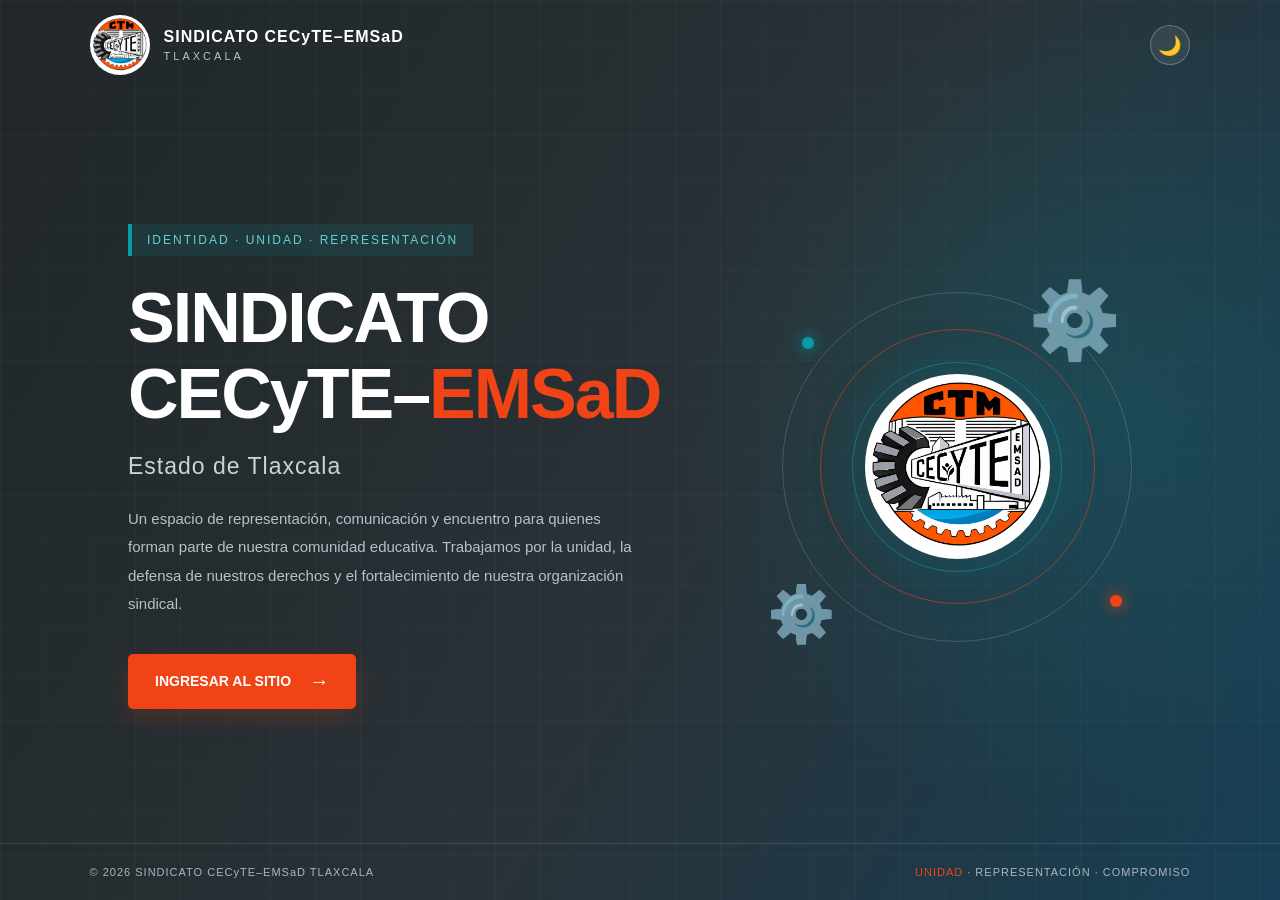
<file: index.html>
<!DOCTYPE html>
<html lang="es">
<head>
<meta charset="UTF-8">
<meta name="viewport" content="width=device-width, initial-scale=1.0">
<title>Sindicato CECyTE - EMSaD Tlaxcala</title>
<link rel="stylesheet" href="./css/portada.css">
</head>
<body>
<div class="portada">
    <header>
        <div class="logo">
            <img src="/img/logo-sindicato.png" alt="Logotipo del Sindicato CECyTE EMSaD">
            <div class="logo-texto">
                <h2>SINDICATO CECyTE–EMSaD</h2>
                <p>TLAXCALA</p>
            </div>
        </div>
        <div class="header-acciones">
            <button id="btnTema" class="btn-tema" title="Cambiar modo">🌙</button>
        </div>
    </header>

    <main class="contenido" id="inicio">
        <section class="informacion">
            <div class="etiqueta">Identidad · Unidad · Representación</div>
            <h1>SINDICATO<br>CECyTE–<span>EMSaD</span></h1>
            <h2>Estado de Tlaxcala</h2>
            <p>
                Un espacio de representación, comunicación y encuentro para quienes forman parte de nuestra comunidad educativa.
                Trabajamos por la unidad, la defensa de nuestros derechos y el fortalecimiento de nuestra organización sindical.
            </p>
            <a href="./paginas/inicio.html" class="boton">INGRESAR AL SITIO <span>→</span></a>
        </section>

        <section class="grafico" aria-label="Emblema institucional">
            <div class="circulo uno"></div>
            <div class="circulo dos"></div>
            <div class="circulo tres"></div>
            <div class="engranaje uno">⚙️</div>
            <div class="engranaje dos">⚙️</div>
            <div class="punto uno"></div>
            <div class="punto dos"></div>
            <div class="logo-central">
                <img src="/img/logo-sindicato.png" alt="Emblema sindical">
            </div>
        </section>
    </main>

    <footer>
        <p>© 2026 SINDICATO CECyTE–EMSaD TLAXCALA</p>
        <p><span>UNIDAD</span> · REPRESENTACIÓN · COMPROMISO</p>
    </footer>
</div>
<script src="/js/index.js"></script>
</body>
</html>
</file>
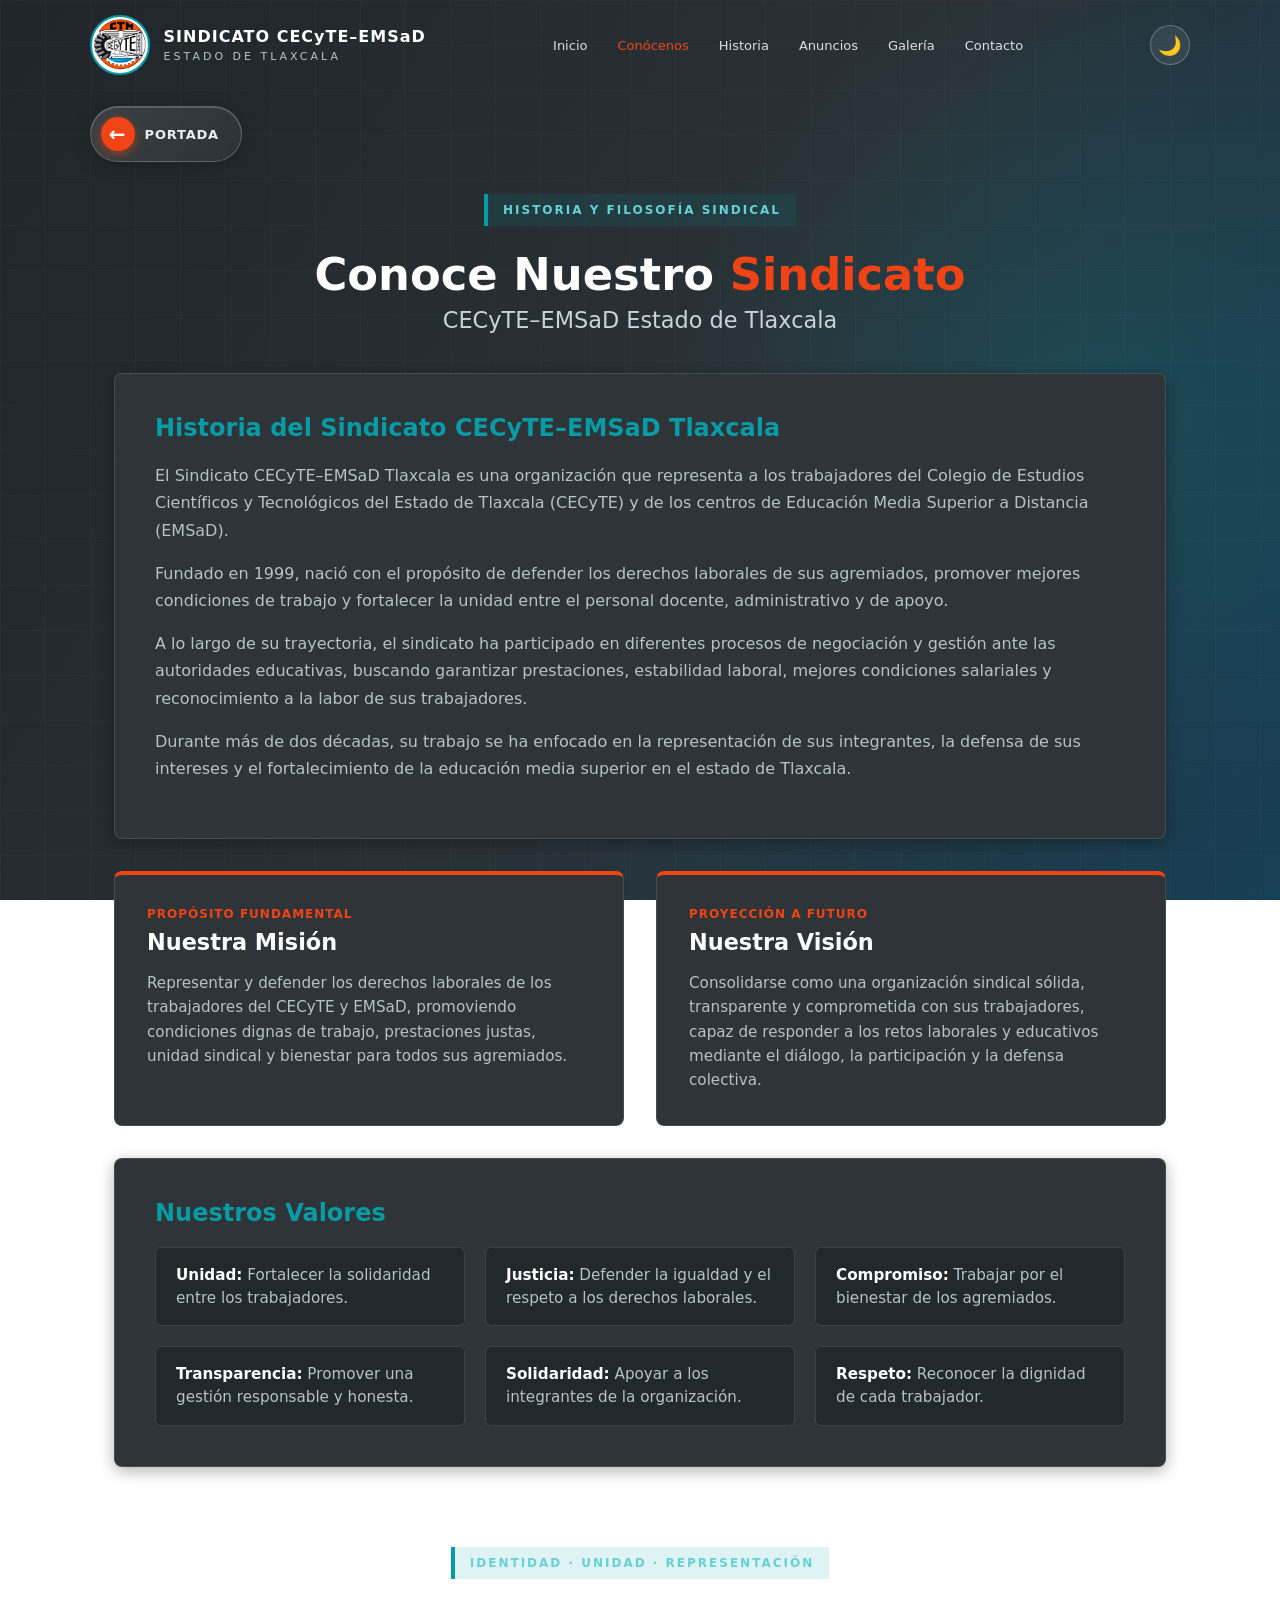
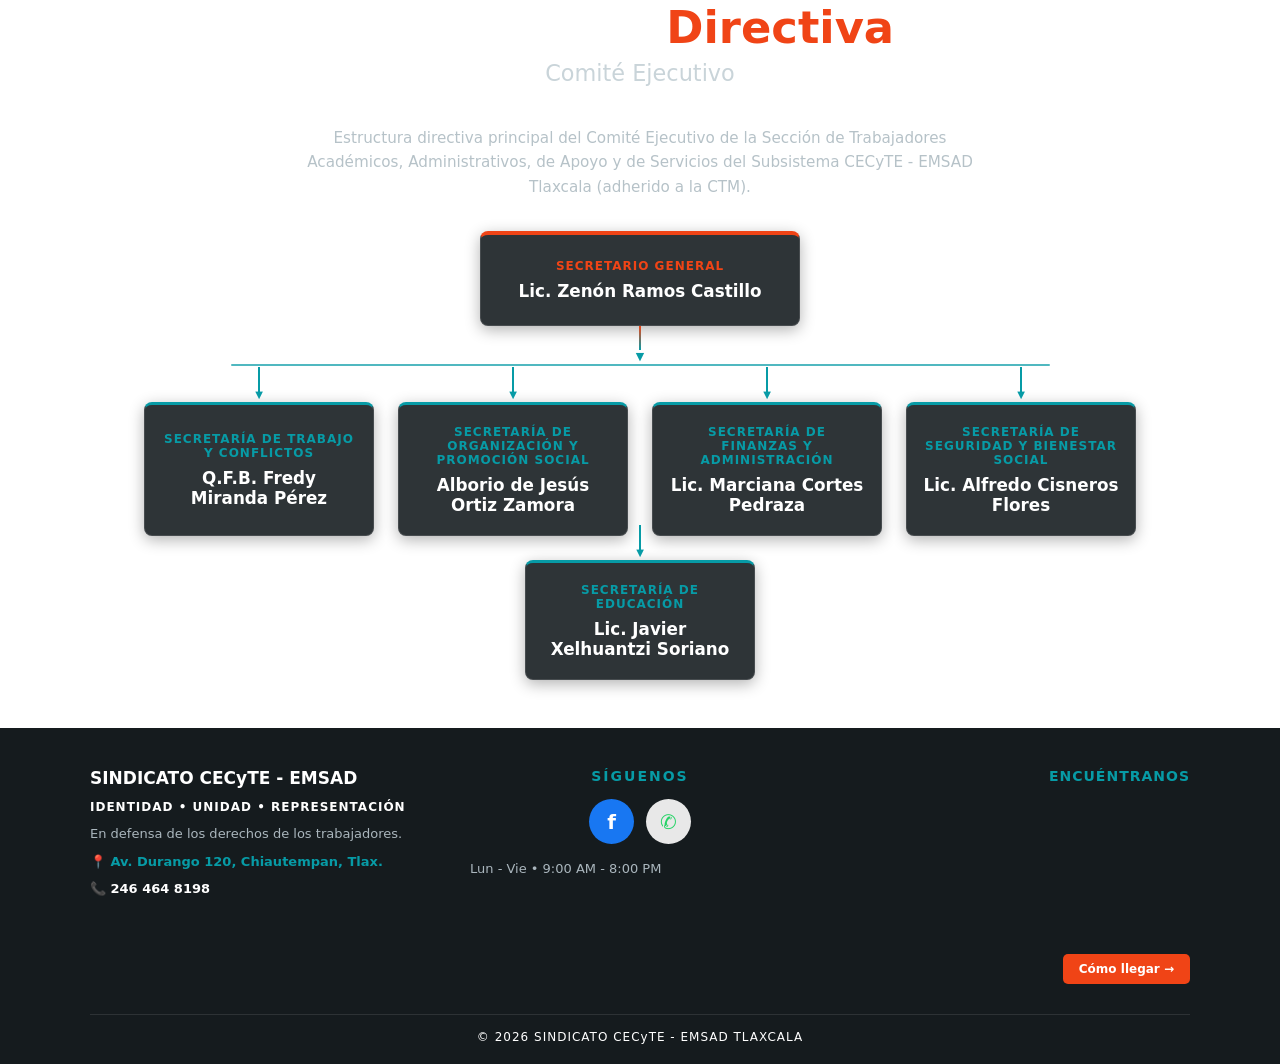
<file: paginas/conocenos.html>
<!DOCTYPE html>
<html lang="es">
<head>
  <meta charset="UTF-8">
  <meta name="viewport" content="width=device-width, initial-scale=1.0">
  <title>Conócenos - Sindicato CECyTE-EMSaD Tlaxcala</title>
  <link rel="stylesheet" href="/css/conocenos.css">
</head>
<body>

<header class="navbar">
  <div class="logo-area">
    <img src="/img/logo-sindicato.png" alt="Logo CTM CECyTE EMSaD" class="logo-img">
    <div>
      <h1>SINDICATO CECyTE–EMSaD</h1>
      <div class="subtitle">ESTADO DE TLAXCALA</div>
    </div>
  </div>
  <nav class="nav-links" id="navLinks">
    <a href="/paginas/inicio.html">Inicio</a>
    <a href="/paginas/conocenos.html" class="active">Conócenos</a>
    <a href="/paginas/historia.html">Historia</a>
    <a href="/paginas/inicio.html#anuncios">Anuncios</a>
    <a href="/paginas/inicio.html#galeria">Galería</a>
    <a href="/paginas/contactanos.html">Contacto</a>
  </nav>
  <div class="header-acciones">
    <button id="btnTema" class="btn-tema" title="Cambiar modo">🌙</button>
    <div class="hamburguesa" id="hamburguesa">☰</div>
  </div>
</header>

<a href="../index.html" class="btn-volver"><span class="flecha">←</span> Portada</a>

<main class="container">
  <div class="badge">HISTORIA Y FILOSOFÍA SINDICAL</div>
  <h1 class="main-title">Conoce Nuestro <span class="brand-orange">Sindicato</span></h1>
  <h2 class="sub-title">CECyTE–EMSaD Estado de Tlaxcala</h2>

  <section class="content-section">
    <h3>Historia del Sindicato CECyTE–EMSaD Tlaxcala</h3>
    <p>El Sindicato CECyTE–EMSaD Tlaxcala es una organización que representa a los trabajadores del Colegio de Estudios Científicos y Tecnológicos del Estado de Tlaxcala (CECyTE) y de los centros de Educación Media Superior a Distancia (EMSaD).</p>
    <p>Fundado en 1999, nació con el propósito de defender los derechos laborales de sus agremiados, promover mejores condiciones de trabajo y fortalecer la unidad entre el personal docente, administrativo y de apoyo.</p>
    <p>A lo largo de su trayectoria, el sindicato ha participado en diferentes procesos de negociación y gestión ante las autoridades educativas, buscando garantizar prestaciones, estabilidad laboral, mejores condiciones salariales y reconocimiento a la labor de sus trabajadores.</p>
    <p>Durante más de dos décadas, su trabajo se ha enfocado en la representación de sus integrantes, la defensa de sus intereses y el fortalecimiento de la educación media superior en el estado de Tlaxcala.</p>
  </section>

  <div class="grid-dual">
    <div class="card-info">
      <span class="card-role">Propósito Fundamental</span>
      <h3>Nuestra Misión</h3>
      <p>Representar y defender los derechos laborales de los trabajadores del CECyTE y EMSaD, promoviendo condiciones dignas de trabajo, prestaciones justas, unidad sindical y bienestar para todos sus agremiados.</p>
    </div>
    <div class="card-info">
      <span class="card-role">Proyección a Futuro</span>
      <h3>Nuestra Visión</h3>
      <p>Consolidarse como una organización sindical sólida, transparente y comprometida con sus trabajadores, capaz de responder a los retos laborales y educativos mediante el diálogo, la participación y la defensa colectiva.</p>
    </div>
  </div>

  <section class="content-section" style="margin-top: 2rem;">
    <h3>Nuestros Valores</h3>
    <ul class="values-list">
      <li><strong>Unidad:</strong> Fortalecer la solidaridad entre los trabajadores.</li>
      <li><strong>Justicia:</strong> Defender la igualdad y el respeto a los derechos laborales.</li>
      <li><strong>Compromiso:</strong> Trabajar por el bienestar de los agremiados.</li>
      <li><strong>Transparencia:</strong> Promover una gestión responsable y honesta.</li>
      <li><strong>Solidaridad:</strong> Apoyar a los integrantes de la organización.</li>
      <li><strong>Respeto:</strong> Reconocer la dignidad de cada trabajador.</li>
    </ul>
  </section>

  <div class="badge" style="margin-top: 3rem;">IDENTIDAD · UNIDAD · REPRESENTACIÓN</div>
  <h1 class="main-title">Estructura <span class="brand-orange">Directiva</span></h1>
  <h2 class="sub-title">Comité Ejecutivo</h2>
  <p class="description">Estructura directiva principal del Comité Ejecutivo de la Sección de Trabajadores Académicos, Administrativos, de Apoyo y de Servicios del Subsistema CECyTE - EMSAD Tlaxcala (adherido a la CTM).</p>

  <div class="org-container">
    <div class="level level-top">
      <div class="card card-boss">
        <span class="card-role">Secretario General</span>
        <h3 class="card-name">Lic. Zenón Ramos Castillo</h3>
      </div>
    </div>
    <div class="level level-sub">
      <div class="card card-sub"><span class="card-role">Secretaría de Trabajo y Conflictos</span><h3 class="card-name">Q.F.B. Fredy Miranda Pérez</h3></div>
      <div class="card card-sub"><span class="card-role">Secretaría de Organización y Promoción Social</span><h3 class="card-name">Alborio de Jesús Ortiz Zamora</h3></div>
      <div class="card card-sub"><span class="card-role">Secretaría de Finanzas y Administración</span><h3 class="card-name">Lic. Marciana Cortes Pedraza</h3></div>
      <div class="card card-sub"><span class="card-role">Secretaría de Seguridad y Bienestar Social</span><h3 class="card-name">Lic. Alfredo Cisneros Flores</h3></div>
      <div class="card card-sub"><span class="card-role">Secretaría de Educación</span><h3 class="card-name">Lic. Javier Xelhuantzi Soriano</h3></div>
    </div>
  </div>
</main>

<!-- FOOTER NUEVO CECyTE - EMSAD -->
<footer id="contacto">
    <div class="footer-contenido">
        <div class="footer-col">
            <h2>SINDICATO CECyTE - EMSAD</h2>
            <p class="footer-lema">IDENTIDAD • UNIDAD • REPRESENTACIÓN</p>
            <p>En defensa de los derechos de los trabajadores.</p>
            <p class="footer-dato"><span class="turquesa">📍 Av. Durango 120, Chiautempan, Tlax.</span></p>
            <p class="footer-dato">📞 246 464 8198</p>
        </div>

        <div class="footer-col centro">
            <h3>SÍGUENOS</h3>
            <div class="redes">
                <a href="https://www.facebook.com/sindicatocecytetlax" target="_blank" class="red facebook">f</a>
                <a href="https://wa.me/522464648198" target="_blank" class="red whatsapp">✆</a>
            </div>
            <p>Lun - Vie • 9:00 AM - 8:00 PM</p>
        </div>

        <div class="footer-col derecha">
            <h3>ENCUÉNTRANOS</h3>
            <div class="mapa">
                <iframe src="https://www.google.com/maps?q=Sindicato%20CECyTE%20EMSAD%20Tlaxcala%20Av.%20Durango%20120%20Chiautempan&output=embed" loading="lazy"></iframe>
            </div>
            <a href="https://www.google.com/maps/search/?api=1&query=Sindicato+CECyTE+EMSAD+Tlaxcala+Av.+Durango+120+Chiautempan" target="_blank" class="btn-llegar">Cómo llegar →</a>
        </div>
    </div>

    <div class="footer-copy">
        <p>© <span id="anio"></span> SINDICATO CECyTE - EMSAD TLAXCALA</p>
    </div>
</footer>

<script src="/js/conocenos.js"></script>
</body>
</html>
</file>
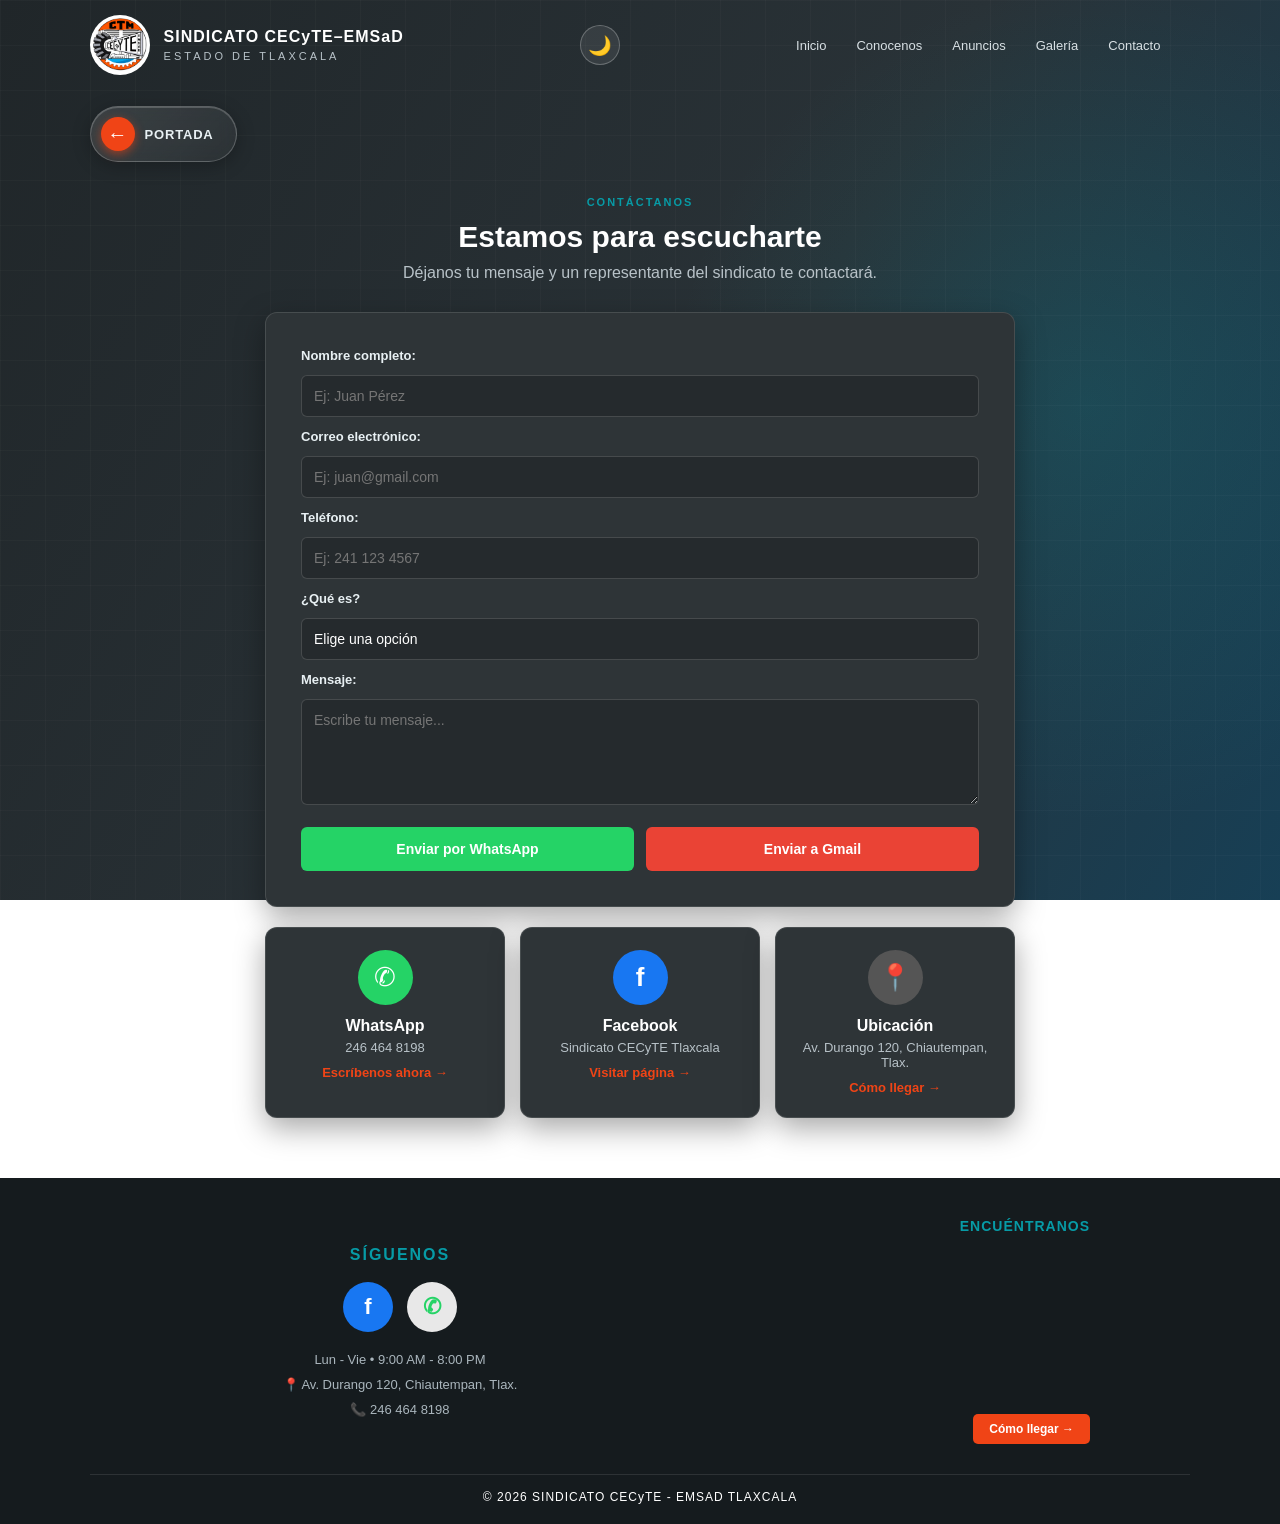
<file: paginas/contactanos.html>
<!DOCTYPE html>
<html lang="es">
<head>
    <meta charset="UTF-8">
    <meta name="viewport" content="width=device-width, initial-scale=1.0">
    <title>Contacto | Sindicato CECyTE-EMSaD Tlaxcala</title>
    <link rel="stylesheet" href="/css/contacto.css">
</head>
<body>

<header>
    <div class="logo">
        <img src="/img/logo-sindicato.png" alt="Logo Sindicato">
        <div class="logo-texto">
            <h2>SINDICATO CECyTE–EMSaD</h2>
            <p>ESTADO DE TLAXCALA</p>
        </div>
    </div>
    <div class="header-acciones">
        <button id="btnTema" class="btn-tema" title="Cambiar modo">🌙</button>
        <button class="menu-boton" id="menuBoton">☰</button>
    </div>
    <nav id="navMenu">
        <a href="/paginas/inicio.html">Inicio</a>
        <a href="/paginas/conocenos.html">Conocenos</a>
        <a href="/paginas/inicio.html#anuncios">Anuncios</a>
        <a href="/paginas/inicio.html#galeria">Galería</a>
        <a href="/paginas/contactanos.html">Contacto</a>
        <a href="/paginas/historia.html"></a>
    </nav>
</header>

<a href="/index.html" class="btn-volver"><span class="flecha">←</span>Portada</a>

<main class="contenedor-contacto">
    <div class="titulo-seccion">
        <span>CONTÁCTANOS</span>
        <h2>Estamos para escucharte</h2>
        <p>Déjanos tu mensaje y un representante del sindicato te contactará.</p>
    </div>

    <div class="caja-contacto solo-formulario">
        <!-- FORMULARIO CENTRADO A TODO LO ANCHO - WHATSAPP Y GMAIL -->
        <form id="formQueja" class="formulario">
            <label>Nombre completo:</label>
            <input type="text" id="nombre" placeholder="Ej: Juan Pérez" required>

            <label>Correo electrónico:</label>
            <input type="email" id="correo" placeholder="Ej: juan@gmail.com" required>

            <label>Teléfono:</label>
            <input type="tel" id="telefono" placeholder="Ej: 241 123 4567">

            <label>¿Qué es?</label>
            <select id="tipo" required>
                <option value="">Elige una opción</option>
                <option value="Queja">Queja</option>
                <option value="Sugerencia">Sugerencia</option>
                <option value="Duda">Duda / Propuesta</option>
            </select>

            <label>Mensaje:</label>
            <textarea id="mensaje" rows="5" placeholder="Escribe tu mensaje..." required></textarea>

            <div class="botones-envio">
              <button type="button" class="btn-enviar whatsapp" onclick="enviarWhatsApp()">Enviar por WhatsApp</button>
              <button type="button" class="btn-enviar gmail" onclick="enviarGmail()">Enviar a Gmail</button>
            </div>
        </form>
    </div>

    <!-- 3 CUADRITOS ABAJO -->
    <div class="tarjetas-contacto">
        <a href="https://wa.me/522464648198" target="_blank" class="tarjeta-contacto">
            <div class="icono-tarjeta verde">✆</div>
            <h3>WhatsApp</h3>
            <p>246 464 8198</p>
            <span>Escríbenos ahora →</span>
        </a>

        <a href="https://www.facebook.com/sindicatocecytetlax" target="_blank" class="tarjeta-contacto">
            <div class="icono-tarjeta azul">f</div>
            <h3>Facebook</h3>
            <p>Sindicato CECyTE Tlaxcala</p>
            <span>Visitar página →</span>
        </a>

        <a href="https://www.google.com/maps/search/?api=1&query=Sindicato+CECyTE+EMSAD+Tlaxcala+Av.+Durango+120+Chiautempan" target="_blank" class="tarjeta-contacto">
            <div class="icono-tarjeta gris">📍</div>
            <h3>Ubicación</h3>
            <p>Av. Durango 120, Chiautempan, Tlax.</p>
            <span>Cómo llegar →</span>
        </a>
    </div>
</main>

<footer>
    <div class="footer-contenido">
        <div class="footer-col centro">
            <h3>SÍGUENOS</h3>
            <div class="redes">
                <a href="https://www.facebook.com/sindicatocecytetlax" target="_blank" class="red facebook">f</a>
                <a href="https://wa.me/522464648198" target="_blank" class="red whatsapp">✆</a>
            </div>
            <p>Lun - Vie • 9:00 AM - 8:00 PM</p>
            <p>📍 Av. Durango 120, Chiautempan, Tlax.</p>
            <p>📞 246 464 8198</p>
        </div>

        <div class="footer-col derecha">
            <h3>ENCUÉNTRANOS</h3>
            <div class="mapa">
                <iframe src="https://www.google.com/maps?q=Sindicato%20CECyTE%20EMSAD%20Tlaxcala%20Av.%20Durango%20120%20Chiautempan&output=embed" loading="lazy"></iframe>
            </div>
            <a href="https://www.google.com/maps/search/?api=1&query=Sindicato+CECyTE+EMSAD+Tlaxcala+Av.+Durango+120+Chiautempan" target="_blank" class="btn-llegar">Cómo llegar →</a>
        </div>
    </div>

    <div class="footer-copy">
        <p>© <span id="anio"></span> SINDICATO CECyTE - EMSAD TLAXCALA</p>
    </div>
</footer>

<script src="/js/contacto.js"></script>

</body>
</html>
</file>
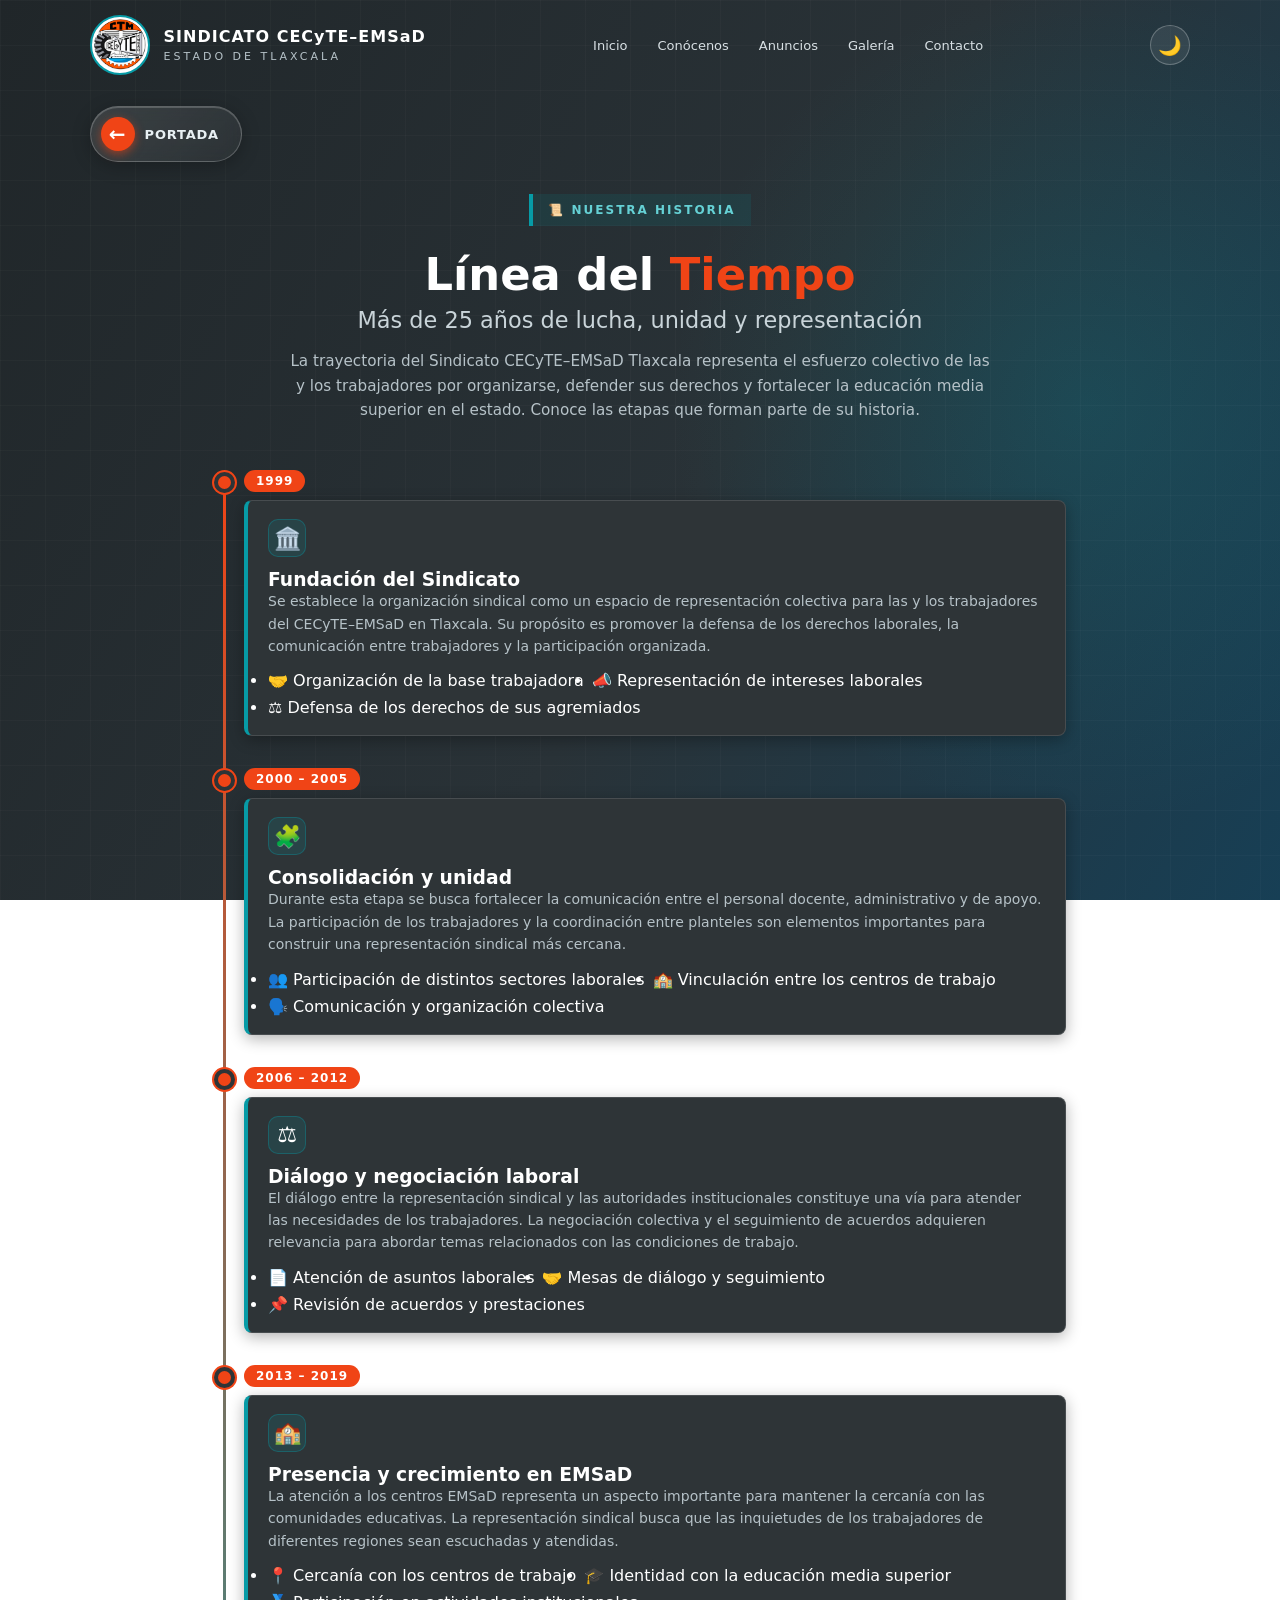
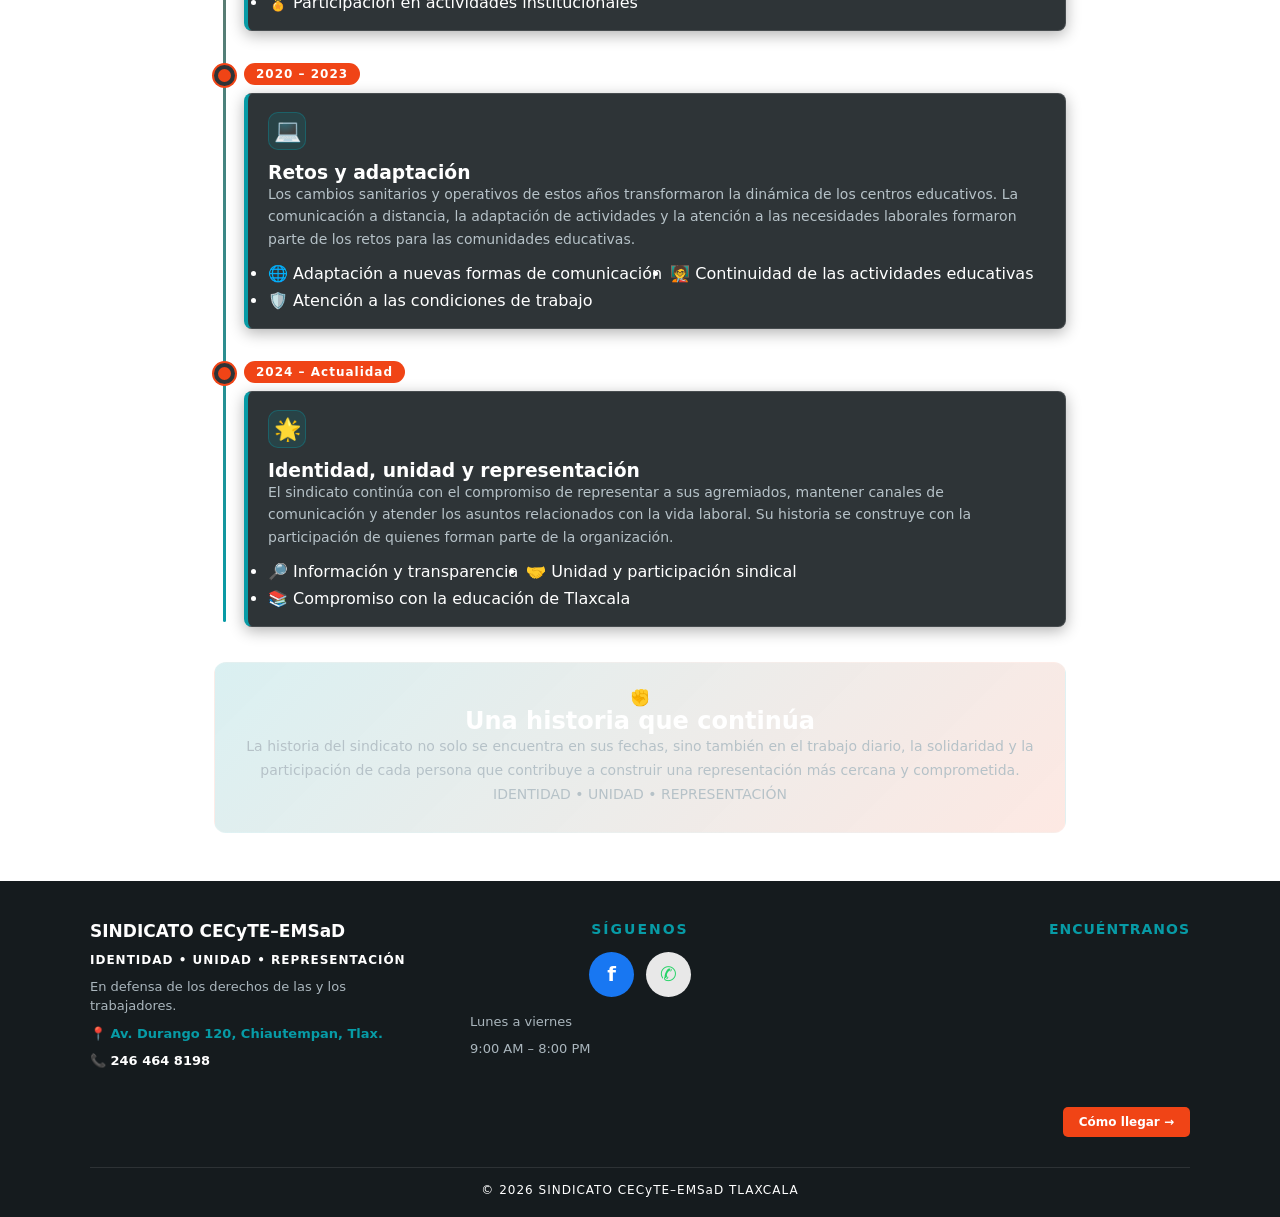
<file: paginas/historia.html>
<!DOCTYPE html>
<html lang="es">
<head>
  <meta charset="UTF-8">
  <meta name="viewport" content="width=device-width, initial-scale=1.0">
  <meta name="description" content="Conoce la historia y trayectoria del Sindicato CECyTE–EMSaD Tlaxcala.">
  <title>Historia - Sindicato CECyTE–EMSaD Tlaxcala</title>
  <link rel="stylesheet" href="/css/historia.css">
</head>
<body>

<header class="navbar">
  <div class="logo-area">
    <img src="/img/logo-sindicato.png" alt="Logo del Sindicato CECyTE–EMSaD" class="logo-img">
    <div>
      <h1>SINDICATO CECyTE–EMSaD</h1>
      <div class="subtitle">ESTADO DE TLAXCALA</div>
    </div>
  </div>

  <nav id="navMenu">
    <a href="/paginas/inicio.html">Inicio</a>
    <a href="/paginas/conocenos.html">Conócenos</a>
    <a href="/paginas/inicio.html#anuncios">Anuncios</a>
    <a href="/paginas/inicio.html#galeria">Galería</a>
    <a href="/paginas/contactanos.html">Contacto</a>
  </nav>

  <div class="header-acciones">
    <button id="btnTema" class="btn-tema" title="Cambiar modo">🌙</button>
    <button class="hamburguesa" id="hamburguesa">☰</button>
  </div>
</header>

<a href="../index.html" class="btn-volver">
  <span class="flecha">←</span> Portada
</a>

<main class="container">

  <div class="badge">📜 NUESTRA HISTORIA</div>

  <h1 class="main-title">
    Línea del <span class="brand-orange">Tiempo</span>
  </h1>

  <h2 class="sub-title">
    Más de 25 años de lucha, unidad y representación
  </h2>

  <p class="description">
    La trayectoria del Sindicato CECyTE–EMSaD Tlaxcala representa
    el esfuerzo colectivo de las y los trabajadores por organizarse,
    defender sus derechos y fortalecer la educación media superior
    en el estado. Conoce las etapas que forman parte de su historia.
  </p>

  <div class="timeline">

    <!-- 1999 -->
    <div class="timeline-item">
      <span class="timeline-dot"></span>

      <div class="timeline-fecha">1999</div>

      <div class="timeline-card">

        <div class="timeline-icon">🏛️</div>

        <h3>Fundación del Sindicato</h3>

        <p>
          Se establece la organización sindical como un espacio de
          representación colectiva para las y los trabajadores del
          CECyTE–EMSaD en Tlaxcala. Su propósito es promover la
          defensa de los derechos laborales, la comunicación entre
          trabajadores y la participación organizada.
        </p>

        <ul class="timeline-datos">
          <li>🤝 Organización de la base trabajadora</li>
          <li>📣 Representación de intereses laborales</li>
          <li>⚖️ Defensa de los derechos de sus agremiados</li>
        </ul>

      </div>
    </div>

    <!-- 2000 - 2005 -->
    <div class="timeline-item">
      <span class="timeline-dot"></span>

      <div class="timeline-fecha">2000 – 2005</div>

      <div class="timeline-card">

        <div class="timeline-icon">🧩</div>

        <h3>Consolidación y unidad</h3>

        <p>
          Durante esta etapa se busca fortalecer la comunicación
          entre el personal docente, administrativo y de apoyo.
          La participación de los trabajadores y la coordinación
          entre planteles son elementos importantes para construir
          una representación sindical más cercana.
        </p>

        <ul class="timeline-datos">
          <li>👥 Participación de distintos sectores laborales</li>
          <li>🏫 Vinculación entre los centros de trabajo</li>
          <li>🗣️ Comunicación y organización colectiva</li>
        </ul>

      </div>
    </div>

    <!-- 2006 - 2012 -->
    <div class="timeline-item">
      <span class="timeline-dot"></span>

      <div class="timeline-fecha">2006 – 2012</div>

      <div class="timeline-card">

        <div class="timeline-icon">⚖️</div>

        <h3>Diálogo y negociación laboral</h3>

        <p>
          El diálogo entre la representación sindical y las
          autoridades institucionales constituye una vía para
          atender las necesidades de los trabajadores. La negociación
          colectiva y el seguimiento de acuerdos adquieren relevancia
          para abordar temas relacionados con las condiciones de trabajo.
        </p>

        <ul class="timeline-datos">
          <li>📄 Atención de asuntos laborales</li>
          <li>🤝 Mesas de diálogo y seguimiento</li>
          <li>📌 Revisión de acuerdos y prestaciones</li>
        </ul>

      </div>
    </div>

    <!-- 2013 - 2019 -->
    <div class="timeline-item">
      <span class="timeline-dot"></span>

      <div class="timeline-fecha">2013 – 2019</div>

      <div class="timeline-card">

        <div class="timeline-icon">🏫</div>

        <h3>Presencia y crecimiento en EMSaD</h3>

        <p>
          La atención a los centros EMSaD representa un aspecto
          importante para mantener la cercanía con las comunidades
          educativas. La representación sindical busca que las
          inquietudes de los trabajadores de diferentes regiones
          sean escuchadas y atendidas.
        </p>

        <ul class="timeline-datos">
          <li>📍 Cercanía con los centros de trabajo</li>
          <li>🎓 Identidad con la educación media superior</li>
          <li>🏅 Participación en actividades institucionales</li>
        </ul>

      </div>
    </div>

    <!-- 2020 - 2023 -->
    <div class="timeline-item">
      <span class="timeline-dot"></span>

      <div class="timeline-fecha">2020 – 2023</div>

      <div class="timeline-card">

        <div class="timeline-icon">💻</div>

        <h3>Retos y adaptación</h3>

        <p>
          Los cambios sanitarios y operativos de estos años
          transformaron la dinámica de los centros educativos.
          La comunicación a distancia, la adaptación de actividades
          y la atención a las necesidades laborales formaron parte
          de los retos para las comunidades educativas.
        </p>

        <ul class="timeline-datos">
          <li>🌐 Adaptación a nuevas formas de comunicación</li>
          <li>🧑‍🏫 Continuidad de las actividades educativas</li>
          <li>🛡️ Atención a las condiciones de trabajo</li>
        </ul>

      </div>
    </div>

    <!-- Actualidad -->
    <div class="timeline-item">
      <span class="timeline-dot"></span>

      <div class="timeline-fecha">2024 – Actualidad</div>

      <div class="timeline-card">

        <div class="timeline-icon">🌟</div>

        <h3>Identidad, unidad y representación</h3>

        <p>
          El sindicato continúa con el compromiso de representar
          a sus agremiados, mantener canales de comunicación y
          atender los asuntos relacionados con la vida laboral.
          Su historia se construye con la participación de quienes
          forman parte de la organización.
        </p>

        <ul class="timeline-datos">
          <li>🔎 Información y transparencia</li>
          <li>🤝 Unidad y participación sindical</li>
          <li>📚 Compromiso con la educación de Tlaxcala</li>
        </ul>

      </div>
    </div>

  </div>

  <!-- Cierre de la historia -->
  <section class="historia-cierre">

    <div class="historia-cierre-icon">✊</div>

    <h2>Una historia que continúa</h2>

    <p>
      La historia del sindicato no solo se encuentra en sus fechas,
      sino también en el trabajo diario, la solidaridad y la
      participación de cada persona que contribuye a construir
      una representación más cercana y comprometida.
    </p>

    <p class="historia-lema">
      IDENTIDAD • UNIDAD • REPRESENTACIÓN
    </p>

  </section>

</main>

<footer id="contacto">

  <div class="footer-contenido">

    <div class="footer-col">

      <h2>SINDICATO CECyTE–EMSaD</h2>

      <p class="footer-lema">
        IDENTIDAD • UNIDAD • REPRESENTACIÓN
      </p>

      <p>En defensa de los derechos de las y los trabajadores.</p>

      <p class="footer-dato">
        <span class="turquesa">
          📍 Av. Durango 120, Chiautempan, Tlax.
        </span>
      </p>

      <p class="footer-dato">📞 246 464 8198</p>

    </div>

    <div class="footer-col centro">

      <h3>SÍGUENOS</h3>

      <div class="redes">

        <a href="https://www.facebook.com/sindicatocecytetlax"
           target="_blank"
           rel="noopener noreferrer"
           class="red facebook">f</a>

        <a href="https://wa.me/522464648198"
           target="_blank"
           rel="noopener noreferrer"
           class="red whatsapp">✆</a>

      </div>

      <p>Lunes a viernes</p>
      <p>9:00 AM – 8:00 PM</p>

    </div>

    <div class="footer-col derecha">

      <h3>ENCUÉNTRANOS</h3>

      <div class="mapa">

        <iframe
          src="https://www.google.com/maps?q=Sindicato%20CECyTE%20EMSAD%20Tlaxcala%20Av.%20Durango%20120%20Chiautempan&output=embed"
          title="Ubicación del Sindicato CECyTE–EMSaD Tlaxcala"
          loading="lazy">
        </iframe>

      </div>

      <a href="https://www.google.com/maps/search/?api=1&query=Sindicato+CECyTE+EMSAD+Tlaxcala+Av.+Durango+120+Chiautempan"
         target="_blank"
         rel="noopener noreferrer"
         class="btn-llegar">
        Cómo llegar →
      </a>

    </div>

  </div>

  <div class="footer-copy">
    <p>
      © <span id="anio"></span> SINDICATO CECyTE–EMSaD TLAXCALA
    </p>
  </div>

</footer>

<script src="/js/historia.js"></script>

</body>
</html>
</file>
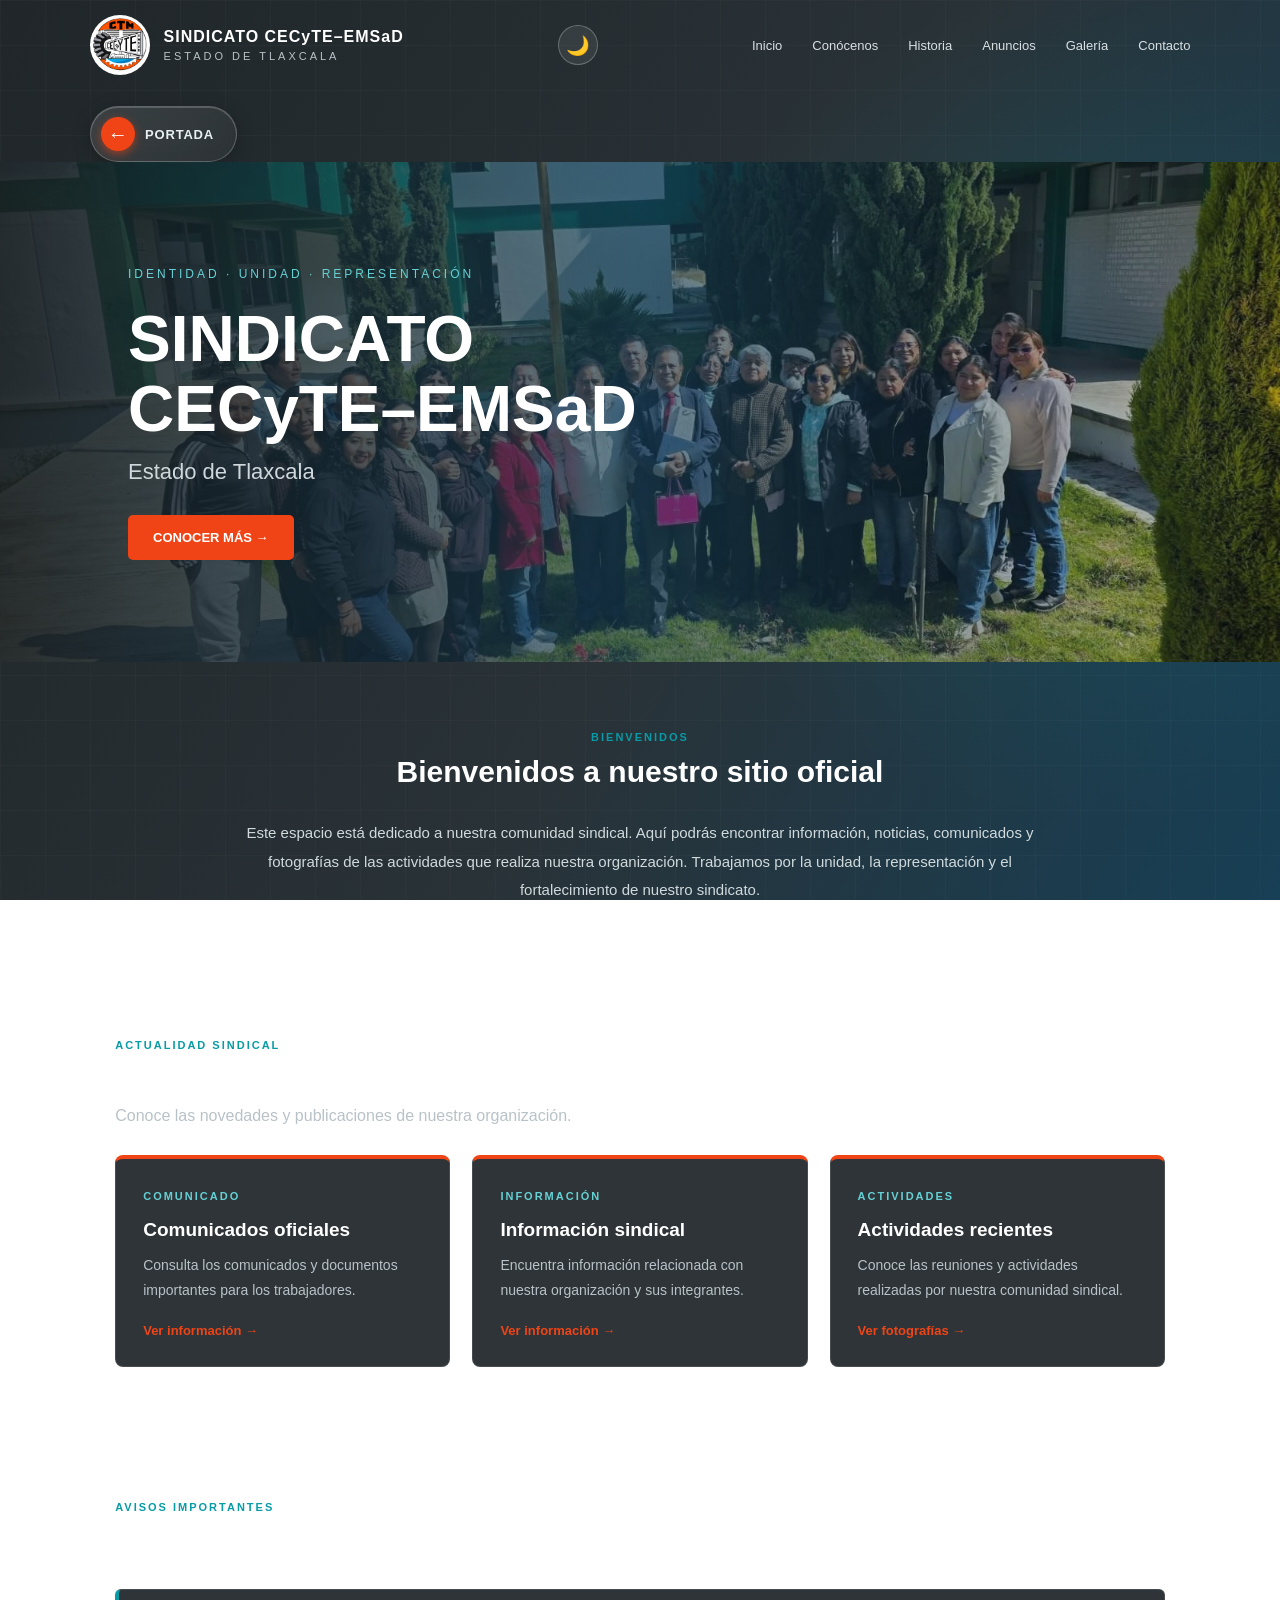
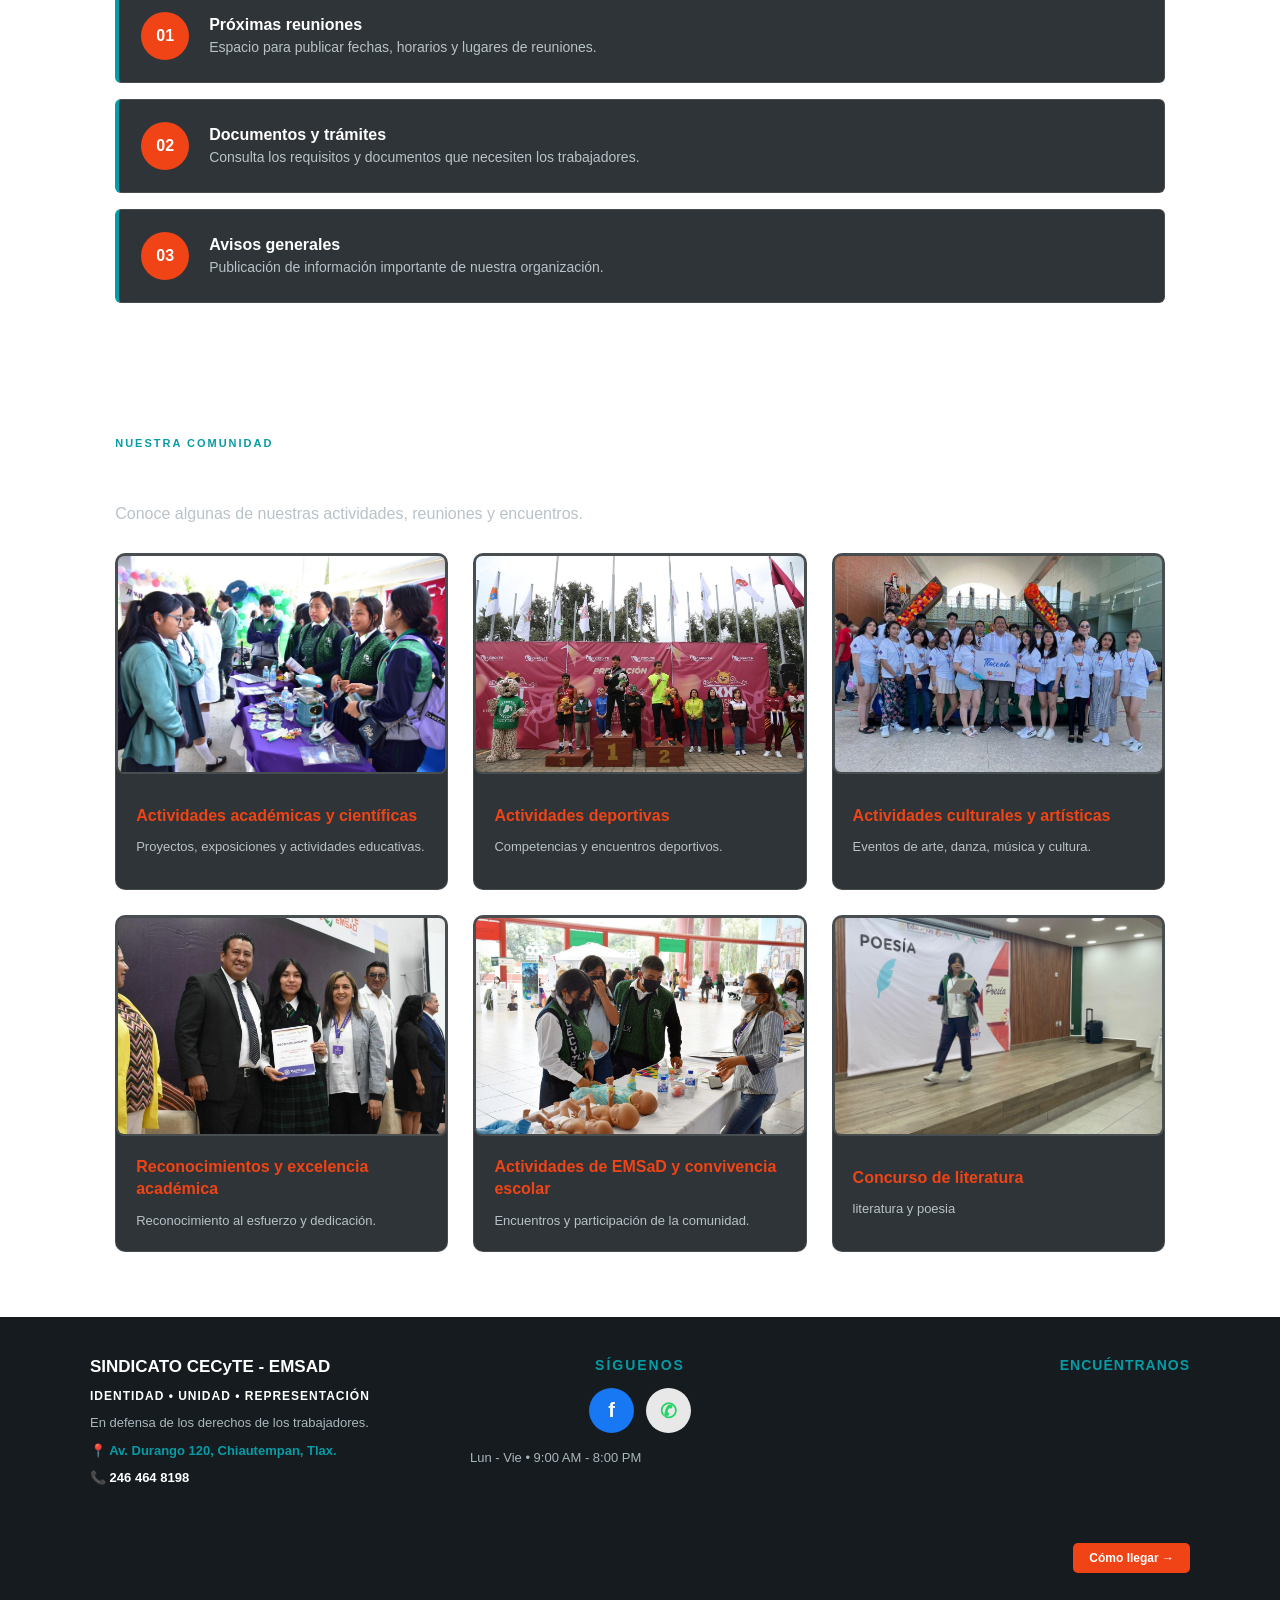
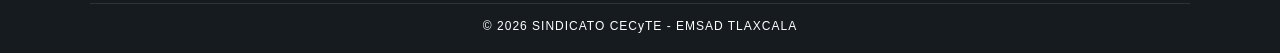
<file: paginas/inicio.html>
<!DOCTYPE html>
<html lang="es">

<head>
    <meta charset="UTF-8">
    <meta name="viewport" content="width=device-width, initial-scale=1.0">

    <title>Inicio | Sindicato CECyTE-EMSaD Tlaxcala</title>

    <link rel="stylesheet" href="/css/inicio.css">
</head>

<body>

    <!-- ENCABEZADO -->

    <header>

        <div class="logo">

            <img src="/img/logo-sindicato.png"
                 alt="Logotipo oficial del sindicato">

            <div class="logo-texto">
                <h2>SINDICATO CECyTE–EMSaD</h2>
                <p>ESTADO DE TLAXCALA</p>
            </div>

        </div>

        <div class="header-acciones">
            <button id="btnTema" class="btn-tema" title="Cambiar modo">🌙</button>
            <button class="menu-boton" id="hamburguesa"
                    aria-label="Abrir menú"
                    aria-expanded="false">
                ☰
            </button>
        </div>

        <!-- MENU DE NAVEGACION -->
  <nav id="navMenu">
        <a href="/paginas/inicio.html" class="active">Inicio</a>
        <a href="/paginas/conocenos.html">Conócenos</a>
        <a href="/paginas/historia.html">Historia</a>
        <a href="/paginas/inicio.html#anuncios">Anuncios</a>
        <a href="/paginas/inicio.html#galeria">Galería</a>
        <a href="/paginas/contactanos.html">Contacto</a>
    </nav>
    </header>

<a href="/index.html" class="btn-volver"><span class="flecha">←</span> Portada</a>
    <!-- IMAGEN PRINCIPAL DEL SINDICATO -->

    <section class="portada-inicio">

        <img src="/img/sindi-inicio.jpeg"
             alt="Fotografía principal del sindicato"
             class="imagen-portada">

        <div class="filtro"></div>

        <div class="texto-portada">

            <span>IDENTIDAD · UNIDAD · REPRESENTACIÓN</span>

            <h1>
                SINDICATO
                <br>
                CECyTE–EMSaD
            </h1>

            <h2>Estado de Tlaxcala</h2>

            <a href="#bienvenida" class="boton">
                CONOCER MÁS →
            </a>

        </div>

    </section>

    <!-- MENSAJE DE BIENVENIDA -->

    <section class="bienvenida" id="bienvenida">

        <div class="titulo-seccion">

            <span>BIENVENIDOS</span>

            <h2>Bienvenidos a nuestro sitio oficial</h2>

        </div>

        <p>
            Este espacio está dedicado a nuestra comunidad
            sindical. Aquí podrás encontrar información,
            noticias, comunicados y fotografías de las
            actividades que realiza nuestra organización.

            Trabajamos por la unidad, la representación
            y el fortalecimiento de nuestro sindicato.
        </p>

    </section>

    <!-- NOTICIAS Y COMUNICADOS -->

    <section class="seccion" id="noticias">

        <div class="titulo-seccion">

            <span>ACTUALIDAD SINDICAL</span>

            <h2>Noticias y comunicados recientes</h2>

            <p>
                Conoce las novedades y publicaciones
                de nuestra organización.
            </p>

        </div>

        <div class="noticias">

            <article class="tarjeta">

                <span class="categoria">COMUNICADO</span>

                <h3>Comunicados oficiales</h3>

                <p>
                    Consulta los comunicados y documentos
                    importantes para los trabajadores.
                </p>

                <a href="#anuncios">Ver información →</a>

            </article>

            <article class="tarjeta">

                <span class="categoria">INFORMACIÓN</span>

                <h3>Información sindical</h3>

                <p>
                    Encuentra información relacionada
                    con nuestra organización y sus integrantes.
                </p>

                <a href="#anuncios">Ver información →</a>

            </article>

            <article class="tarjeta">

                <span class="categoria">ACTIVIDADES</span>

                <h3>Actividades recientes</h3>

                <p>
                    Conoce las reuniones y actividades
                    realizadas por nuestra comunidad sindical.
                </p>

                <a href="#galeria">Ver fotografías →</a>

            </article>

        </div>

    </section>

    <!-- ANUNCIOS IMPORTANTES -->

    <section class="seccion anuncios" id="anuncios">

        <div class="titulo-seccion">

            <span>AVISOS IMPORTANTES</span>

            <h2>Información para los agremiados</h2>

        </div>

        <div class="lista-anuncios">

            <article class="anuncio">

                <div class="icono">01</div>

                <div>
                    <h3>Próximas reuniones</h3>

                    <p>
                        Espacio para publicar fechas,
                        horarios y lugares de reuniones.
                    </p>
                </div>

            </article>

            <article class="anuncio">

                <div class="icono">02</div>

                <div>
                    <h3>Documentos y trámites</h3>

                    <p>
                        Consulta los requisitos y documentos
                        que necesiten los trabajadores.
                    </p>
                </div>

            </article>

            <article class="anuncio">

                <div class="icono">03</div>

                <div>
                    <h3>Avisos generales</h3>

                    <p>
                        Publicación de información
                        importante de nuestra organización.
                    </p>
                </div>

            </article>

        </div>

    </section>

    <!-- FOTOGRAFIAS DE ACTIVIDADES -->

<section class="seccion" id="galeria">

    <div class="titulo-seccion">

        <span>NUESTRA COMUNIDAD</span>

        <h2>Fotografías de actividades sindicales</h2>

        <p>
            Conoce algunas de nuestras actividades,
            reuniones y encuentros.
        </p>

    </div>

    <div class="galeria">

        <div class="foto">
            <img src="/img/act1.jpg"
                 alt="Actividades académicas y científicas">

            <div class="texto-foto">
                <h3>Actividades académicas y científicas</h3>
                <p>Proyectos, exposiciones y actividades educativas.</p>
            </div>
        </div>

        <div class="foto">
            <img src="/img/act2.jpg"
                 alt="Actividades deportivas">

            <div class="texto-foto">
                <h3>Actividades deportivas</h3>
                <p>Competencias y encuentros deportivos.</p>
            </div>
        </div>

        <div class="foto">
            <img src="/img/act3.jpg"
                 alt="Actividades culturales y artísticas">

            <div class="texto-foto">
                <h3>Actividades culturales y artísticas</h3>
                <p>Eventos de arte, danza, música y cultura.</p>
            </div>
        </div>

        <div class="foto">
            <img src="/img/act4.jpg"
                 alt="Reconocimientos académicos">

            <div class="texto-foto">
                <h3>Reconocimientos y excelencia académica</h3>
                <p>Reconocimiento al esfuerzo y dedicación.</p>
            </div>
        </div>

        <div class="foto">
            <img src="/img/act5.jpg"
                 alt="Actividades de EMSaD">

            <div class="texto-foto">
                <h3>Actividades de EMSaD y convivencia escolar</h3>
                <p>Encuentros y participación de la comunidad.</p>
            </div>
        </div>

        <div class="foto">
            <img src="/img/act6.jpg"
                 alt="Reconocimientos académicos">

            <div class="texto-foto">
                <h3>Concurso de literatura </h3>
               <p>literatura y poesia </p>
            </div>
        </div>

    </div>

</section>

    <!-- PIE DE PAGINA - NUEVO CECyTE - EMSAD -->
    <footer id="contacto">
        <div class="footer-contenido">
            <div class="footer-col">
                <h2>SINDICATO CECyTE - EMSAD</h2>
                <p class="footer-lema">IDENTIDAD • UNIDAD • REPRESENTACIÓN</p>
                <p>En defensa de los derechos de los trabajadores.</p>
                <p class="footer-dato"><span class="turquesa">📍 Av. Durango 120, Chiautempan, Tlax.</span></p>
                <p class="footer-dato">📞 246 464 8198</p>
            </div>

            <div class="footer-col centro">
                <h3>SÍGUENOS</h3>
                <div class="redes">
                    <a href="https://www.facebook.com/sindicatocecytetlax" target="_blank" class="red facebook">f</a>
                    <a href="https://wa.me/522464648198" target="_blank" class="red whatsapp">✆</a>
                </div>
                <p>Lun - Vie • 9:00 AM - 8:00 PM</p>
            </div>

            <div class="footer-col derecha">
                <h3>ENCUÉNTRANOS</h3>
                <div class="mapa">
                    <iframe src="https://www.google.com/maps?q=Sindicato%20CECyTE%20EMSAD%20Tlaxcala%20Av.%20Durango%20120%20Chiautempan&output=embed" loading="lazy"></iframe>
                </div>
                <a href="https://www.google.com/maps/search/?api=1&query=Sindicato+CECyTE+EMSAD+Tlaxcala+Av.+Durango+120+Chiautempan" target="_blank" class="btn-llegar">Cómo llegar →</a>
            </div>
        </div>

        <div class="footer-copy">
            <p>© <span id="anio"></span> SINDICATO CECyTE - EMSAD TLAXCALA</p>
        </div>
    </footer>

    <script src="/js/inicio.js"></script>

</body>
</html>
</file>
<file: css/portada.css>
:root {
    --naranja: #F04416;
    --carbon: #252A2D;
    --gris: #62696D;
    --turquesa: #079BA6;
    --blanco: #FFFFFF;
    --azul: #173F55;
}
* { margin: 0; padding: 0; box-sizing: border-box; }
body {
    font-family: 'Segoe UI', Arial, sans-serif;
    background: var(--carbon);
    color: var(--blanco);
    min-height: 100vh;
    transition: background .3s, color .3s;
}
.portada {
    min-height: 100vh;
    position: relative;
    overflow: hidden;
    display: flex;
    flex-direction: column;
    background:
        radial-gradient(circle at 85% 45%, rgba(7,155,166,.18), transparent 35%),
        linear-gradient(120deg, #202629 0%, #293237 55%, #173F55 100%);
}
.portada::before {
    content: "";
    position: absolute;
    inset: 0;
    background-image:
        linear-gradient(rgba(255,255,255,.025) 1px, transparent 1px),
        linear-gradient(90deg, rgba(255,255,255,.025) 1px, transparent 1px);
    background-size: 45px 45px;
    pointer-events: none;
}

/* HEADER FLOTANTE - SIN RECTANGULO, SIN COLOR DISTINTO */
header {
    position: relative;
    z-index: 10;
    display: flex;
    justify-content: space-between;
    align-items: center;
    padding: 15px 7%;
    background: transparent;
    border: none;
}

.menu-boton { display: none; }

.logo { display: flex; align-items: center; gap: 14px; }
.logo img {
    width: 60px;
    height: 60px;
    object-fit: contain;
    border-radius: 50%;
    background: white;
    padding: 3px;
}
.logo-texto h2 { font-size: 16px; letter-spacing: 1px; font-weight: 800; }
.logo-texto p { font-size: 11px; color: #B8C2C8; letter-spacing: 3px; margin-top: 4px; }
nav { display: flex; align-items: center; gap: 30px; }
nav a { color: #D8E0E4; text-decoration: none; font-size: 13px; transition: .3s; }
nav a:hover { color: var(--naranja); }

/* BOTON MODO CLARO / OSCURO */
.header-acciones { display: flex; align-items: center; gap: 10px; }
.btn-tema {
    width: 40px; height: 40px;
    border-radius: 50%;
    border: 1px solid rgba(255,255,255,.25);
    background: rgba(255,255,255,.08);
    font-size: 19px;
    cursor: pointer;
    transition: .3s;
    line-height: 1;
}
.btn-tema:hover { transform: scale(1.1) rotate(10deg); border-color: var(--naranja); }

.contenido {
    position: relative;
    z-index: 2;
    flex: 1;
    display: flex;
    align-items: center;
    justify-content: space-between;
    padding: 65px 10%;
    gap: 40px;
}
.informacion { max-width: 650px; animation: aparecer 1s ease; }
.etiqueta {
    display: inline-block;
    border-left: 4px solid var(--turquesa);
    padding: 9px 15px;
    background: rgba(7,155,166,.12);
    color: #65D1D5;
    font-size: 12px;
    letter-spacing: 2px;
    text-transform: uppercase;
    margin-bottom: 25px;
}
.informacion h1 {
    font-size: clamp(38px, 5.5vw, 70px);
    line-height: 1.08;
    font-weight: 800;
    letter-spacing: -2px;
}
.informacion h1 span { color: var(--naranja); }
.informacion h2 {
    color: #C9D4D9;
    font-size: clamp(17px, 2vw, 23px);
    font-weight: 400;
    margin-top: 20px;
    letter-spacing: 1px;
}
.informacion p {
    max-width: 520px;
    color: #B6C2C8;
    font-size: 15px;
    line-height: 1.9;
    margin-top: 25px;
}
.boton {
    display: inline-flex;
    align-items: center;
    gap: 18px;
    margin-top: 35px;
    padding: 16px 27px;
    background: var(--naranja);
    color: white;
    text-decoration: none;
    font-size: 14px;
    font-weight: 700;
    border-radius: 5px;
    transition: .35s;
    box-shadow: 0 8px 25px rgba(240,68,22,.2);
}
.boton:hover {
    background: var(--turquesa);
    transform: translateY(-4px);
    box-shadow: 0 12px 30px rgba(7,155,166,.3);
}
.boton span { font-size: 20px; transition: .3s; }
.boton:hover span { transform: translateX(6px); }
.grafico {
    position: relative;
    width: 390px;
    height: 390px;
    flex-shrink: 0;
    display: flex;
    align-items: center;
    justify-content: center;
}
.circulo { position: absolute; border: 1px solid rgba(255,255,255,.16); border-radius: 50%; }
.circulo.uno { width: 350px; height: 350px; }
.circulo.dos { width: 275px; height: 275px; border-color: rgba(240,68,22,.55); }
.circulo.tres { width: 210px; height: 210px; border-color: rgba(7,155,166,.6); }
.logo-central {
    position: relative;
    z-index: 2;
    width: 185px;
    height: 185px;
    background: white;
    border: 7px solid rgba(255,255,255,.15);
    border-radius: 50%;
    display: flex;
    justify-content: center;
    align-items: center;
    box-shadow: 0 0 60px rgba(7,155,166,.2);
    overflow: hidden;
}
.logo-central img {
    width: 100%;
    height: 100%;
    object-fit: contain;
    border-radius: 50%;
}
.engranaje {
    position: absolute;
    color: var(--naranja);
    font-size: 75px;
    opacity: .8;
    animation: girar 25s linear infinite;
}
.engranaje.uno { top: 5px; right: 30px; }
.engranaje.dos {
    bottom: 15px;
    left: 5px;
    font-size: 55px;
    color: var(--turquesa);
    animation-direction: reverse;
}
.punto {
    position: absolute;
    width: 12px;
    height: 12px;
    border-radius: 50%;
    background: var(--turquesa);
    box-shadow: 0 0 15px var(--turquesa);
}
.punto.uno { top: 65px; left: 40px; }
.punto.dos {
    bottom: 55px;
    right: 30px;
    background: var(--naranja);
    box-shadow: 0 0 15px var(--naranja);
}
footer {
    position: relative;
    z-index: 2;
    display: flex;
    justify-content: space-between;
    align-items: center;
    padding: 22px 7%;
    border-top: 1px solid rgba(255,255,255,.12);
}
footer p { font-size: 11px; color: #AAB6BD; letter-spacing: 1px; }
footer span { color: var(--naranja); }

@keyframes girar {
    from { transform: rotate(0deg); }
    to { transform: rotate(360deg); }
}
@keyframes aparecer {
    from { opacity: 0; transform: translateY(30px); }
    to { opacity: 1; transform: translateY(0); }
}

/* MENU MOVIL FLOTANTE - CHIQUITO, NO GIGANTE */
@media (max-width: 850px) {
  header { flex-wrap: nowrap; }
  .menu-boton {
    display: block;
    background: transparent;
    color: white;
    border: 1px solid #ffffff50;
    padding: 8px 13px;
    border-radius: 5px;
    font-size: 22px;
    cursor: pointer;
  }
  nav {
    display: none;
    position: absolute;
    top: 100%;
    right: 7%;
    width: 200px;
    flex-direction: column;
    align-items: flex-start;
    gap: 0;
    padding: 8px;
    background: rgba(37,42,45,.95);
    border-radius: 10px;
    box-shadow: 0 10px 30px rgba(0,0,0,.4);
  }
  nav.abierto { display: flex; }
  nav a {
    padding: 10px 12px;
    width: 100%;
    font-size: 13px;
    border-radius: 6px;
  }
  nav a:hover { background: rgba(255,255,255,.08); }
  .contenido {
    flex-direction: column;
    padding: 40px 7%;
    text-align: center;
  }
  .grafico {
    width: 300px;
    height: 300px;
  }
}

@media (max-width: 950px) {
    .contenido { padding: 55px 6%; }
    .grafico { width: 300px; height: 300px; }
    .circulo.uno { width: 280px; height: 280px; }
    .circulo.dos { width: 220px; height: 220px; }
    .circulo.tres { width: 170px; height: 170px; }
    .logo-central { width: 145px; height: 145px; }
}
@media (max-width: 700px) {
    header { padding: 18px 5%; }
    nav { display: none; }
    .logo img { width: 60px; height: 60px; }
    .logo-texto h2 { font-size: 13px; }
    .logo-texto p { font-size: 9px; }
    .contenido {
        flex-direction: column;
        text-align: center;
        padding: 55px 7%;
        gap: 30px;
    }
    .etiqueta { font-size: 10px; }
    .informacion p { font-size: 14px; }
    .grafico { width: 260px; height: 260px; }
    .circulo.uno { width: 245px; height: 245px; }
    .circulo.dos { width: 195px; height: 195px; }
    .circulo.tres { width: 145px; height: 145px; }
    .logo-central { width: 125px; height: 125px; }
    .engranaje { font-size: 55px; }
    footer { flex-direction: column; gap: 10px; text-align: center; }
}
@media (prefers-reduced-motion: reduce) {
    *, *::before, *::after { animation: none !important; transition: none !important; }
}

/* ================= MODO CLARO - PORTADA ================= */
[data-theme="light"] body {
    background: #DCEBF2;
    color: #16303D;
}
[data-theme="light"] .portada {
    background: linear-gradient(120deg, #DCEBF2 0%, #D2E4EC 55%, #C5DCE8 100%);
}
[data-theme="light"] .portada::before {
    background-image:
        linear-gradient(rgba(23,63,85,.06) 1px, transparent 1px),
        linear-gradient(90deg, rgba(23,63,85,.06) 1px, transparent 1px);
}
[data-theme="light"] .logo-texto h2 { color: #173F55; }
[data-theme="light"] .logo-texto p { color: #4A6775; }
[data-theme="light"] nav a { color: #2E4A58; }
[data-theme="light"] nav a:hover { color: #F04416; }
[data-theme="light"] .menu-boton { color: #173F55; border-color: rgba(23,63,85,.35); }
[data-theme="light"] nav { background: rgba(222,240,247,.98); }
[data-theme="light"] nav a:hover { background: rgba(240,68,22,.08); }

[data-theme="light"] .btn-tema {
    background: #FFE9D9;
    border-color: rgba(240,68,22,.35);
    box-shadow: 0 2px 10px rgba(240,68,22,.15);
}

[data-theme="light"] .etiqueta {
    background: rgba(255,255,255,.7);
    color: #F04416;
    border-left-color: #F04416;
}
[data-theme="light"] .informacion h1 { color: #173F55; }
[data-theme="light"] .informacion h2 { color: #2E4A58; }
[data-theme="light"] .informacion p { color: #4A6775; }

[data-theme="light"] .circulo.uno { border-color: rgba(23,63,85,.20); }
[data-theme="light"] .circulo.dos { border-color: rgba(240,68,22,.55); }
[data-theme="light"] .circulo.tres { border-color: rgba(7,155,166,.6); }
[data-theme="light"] .logo-central { border-color: rgba(23,63,85,.12); box-shadow: 0 0 60px rgba(23,63,85,.15); }

[data-theme="light"] footer { border-top-color: rgba(23,63,85,.15); }
[data-theme="light"] footer p { color: #4A6775; }
</file>
<file: css/conocenos.css>
:root {
  --bg-color: #252A2D;
  --card-bg: #2E3437;
  --card-hover: #343B3E;
  --brand-orange: #F04416;
  --brand-cyan: #079BA6;
  --text-white: #FFFFFF;
  --text-gray: #B6C2C8;
  --border-color: rgba(255,255,255,.12);
}
* { box-sizing: border-box; margin: 0; padding: 0; }
body {
  font-family: system-ui, -apple-system, 'Segoe UI', Roboto, sans-serif;
  background:
    radial-gradient(circle at 85% 45%, rgba(7,155,166,.18), transparent 35%),
    linear-gradient(120deg, #202629 0%, #293237 55%, #173F55 100%);
  background-attachment: fixed;
  color: var(--text-white);
  min-height: 100vh;
  display: flex;
  flex-direction: column;
  position: relative;
  transition: background .3s, color .3s;
}
body::before {
  content: "";
  position: fixed;
  inset: 0;
  background-image:
    linear-gradient(rgba(255,255,255,.025) 1px, transparent 1px),
    linear-gradient(90deg, rgba(255,255,255,.025) 1px, transparent 1px);
  background-size: 45px 45px;
  pointer-events: none;
  z-index: 0;
}
.navbar, .container, footer, .btn-volver { position: relative; z-index: 2; }
.navbar {
  display: flex;
  justify-content: space-between;
  align-items: center;
  padding: 15px 7%;
  background: transparent;
  border: none;
  position: relative;
  z-index: 10;
}
.logo-area { display: flex; align-items: center; gap: 14px; }
.logo-img {
  width: 60px; height: 60px;
  border-radius: 50%; object-fit: cover;
  background: #fff; border: 2px solid var(--brand-cyan);
  padding: 2px;
}
.logo-area h1 { font-size: 16px; letter-spacing: 1px; }
.subtitle { font-size: 11px; color: var(--text-gray); letter-spacing: 3px; margin-top: 4px; }
.nav-links { display: flex; gap: 30px; align-items: center; }
.nav-links a { color: #D8E0E4; text-decoration: none; font-size: 13px; transition: .3s; }
.nav-links a:hover, .nav-links a.active { color: var(--brand-orange); }
.hamburguesa { display: none; font-size: 22px; color: white; cursor: pointer; border: 1px solid #ffffff50; padding: 8px 13px; border-radius: 5px; background: transparent; }

/* BOTON MODO CLARO / OSCURO */
.header-acciones { display: flex; align-items: center; gap: 10px; }
.btn-tema {
    width: 40px; height: 40px;
    border-radius: 50%;
    border: 1px solid rgba(255,255,255,.25);
    background: rgba(255,255,255,.08);
    font-size: 19px;
    cursor: pointer;
    transition: .3s;
    line-height: 1;
}
.btn-tema:hover { transform: scale(1.1) rotate(10deg); border-color: var(--brand-orange); }

.container { max-width: 1100px; margin: 0 auto; padding: 2rem 1.5rem 3rem; width: 100%; }
.badge {
  display: inline-block;
  color: #65D1D5;
  background: rgba(7,155,166,.12);
  border-left: 4px solid var(--brand-cyan);
  padding: 9px 15px;
  font-size: .75rem;
  font-weight: 600;
  letter-spacing: 2px;
  text-transform: uppercase;
  margin-bottom: 1.5rem;
}
.main-title { font-size: 2.8rem; font-weight: 800; line-height: 1.1; text-align: center; }
.brand-orange { color: var(--brand-orange); }
.sub-title { font-size: 1.4rem; color: #C9D4D9; font-weight: 400; margin-top: .5rem; margin-bottom: 2.5rem; text-align: center; }
.description { max-width: 700px; color: var(--text-gray); line-height: 1.6; margin-bottom: 2rem; font-size: .95rem; text-align: center; margin-left: auto; margin-right: auto; }
.container > .badge, .container > .main-title, .container > .sub-title, .container > .description {
  display: block;
  margin-left: auto;
  margin-right: auto;
  text-align: center;
}
.container > .badge { display: inline-block; }
.container { text-align: center; }
.content-section { background: var(--card-bg); border: 1px solid var(--border-color); border-radius: 8px; padding: 2.5rem; margin-bottom: 2rem; box-shadow: 0 4px 15px rgba(0,0,0,.3); text-align: left; }
.content-section h3 { font-size: 1.5rem; color: var(--brand-cyan); margin-bottom: 1.25rem; }
.content-section p { color: var(--text-gray); line-height: 1.7; margin-bottom: 1rem; font-size: 1rem; }
.grid-dual { display: grid; grid-template-columns: repeat(auto-fit, minmax(300px, 1fr)); gap: 2rem; text-align: left; }
.card-info { background: var(--card-bg); border: 1px solid var(--border-color); border-top: 4px solid var(--brand-orange); border-radius: 8px; padding: 2rem; transition: .3s; }
.card-info:hover { transform: translateY(-5px); }
.card-info .card-role { display: block; font-size: .75rem; text-transform: uppercase; letter-spacing: 1px; color: var(--brand-orange); margin-bottom: .5rem; font-weight: 700; }
.card-info h3 { font-size: 1.4rem; margin-bottom: 1rem; }
.card-info p { color: var(--text-gray); line-height: 1.6; font-size: .95rem; }
.values-list { display: grid; grid-template-columns: repeat(auto-fit, minmax(280px, 1fr)); gap: 1.25rem; list-style: none; text-align: left; }
.values-list li { background: rgba(20,30,34,.5); border: 1px solid var(--border-color); padding: 1rem 1.25rem; border-radius: 6px; color: var(--text-gray); font-size: .95rem; line-height: 1.5; }
.values-list li strong { color: #fff; }
.org-container { margin-top: 1rem; text-align: center; }
.level { display: flex; justify-content: center; }
.level-top { margin-bottom: 2rem; }
.level-sub { display: flex; flex-wrap: wrap; justify-content: center; gap: 1.5rem; max-width: 1050px; margin: 0 auto; }
.card { background: var(--card-bg); border: 1px solid var(--border-color); border-radius: 8px; padding: 1.25rem 1rem; text-align: center; transition: .3s; box-shadow: 0 4px 15px rgba(0,0,0,.3); display: flex; flex-direction: column; justify-content: center; }
.card:hover { transform: translateY(-5px); border-color: var(--brand-orange); background: var(--card-hover); }
.card-boss { border-top: 4px solid var(--brand-orange); width: 320px; padding: 1.5rem; }
.card-sub { border-top: 3px solid var(--brand-cyan); flex: 0 1 230px; max-width: 250px; }
.card-role { display: block; font-size: .75rem; text-transform: uppercase; letter-spacing: 1px; color: var(--brand-cyan); margin-bottom: .5rem; font-weight: 700; }
.card-boss .card-role { color: var(--brand-orange); }
.card-name { font-size: 1.05rem; font-weight: 600; }
@media (min-width: 851px) {
  .level-top { position: relative; padding-bottom: 38px; margin-bottom: 0; }
  .level-top::after {
    content: "";
    position: absolute; left: 50%; bottom: 14px;
    width: 2px; height: 24px;
    background: linear-gradient(to bottom, var(--brand-orange), var(--brand-cyan));
    transform: translateX(-50%);
  }
  .level-top::before {
    content: "▼";
    position: absolute; left: 50%; bottom: 2px;
    transform: translateX(-50%);
    color: var(--brand-cyan); font-size: 11px; line-height: 1;
  }
  .level-sub { position: relative; padding-top: 38px; }
  .level-sub::before {
    content: "";
    position: absolute; top: 0;
    left: 11%; right: 11%;
    height: 2px; background: rgba(7,155,166,.7);
    border-radius: 2px;
  }
  .card-sub { position: relative; }
  .card-sub::before {
    content: "";
    position: absolute; top: -38px; left: 50%;
    width: 2px; height: 26px;
    background: var(--brand-cyan);
    transform: translateX(-50%);
  }
  .card-sub::after {
    content: "▼";
    position: absolute; top: -15px; left: 50%;
    transform: translateX(-50%);
    color: var(--brand-cyan); font-size: 10px; line-height: 1;
  }
}

/* === FOOTER NUEVO CECyTE - EMSAD === */
footer#contacto {
    background: #151B1E;
    padding: 40px 7% 20px;
    text-align: left;
    border-top: none;
    margin-top: auto;
}
.footer-contenido {
    display: flex;
    justify-content: space-between;
    gap: 40px;
    max-width: 1100px;
    margin: 0 auto;
}
.footer-col { flex: 1; }
.footer-col h2 { font-size: 17px; margin: 0; color: white; }
.footer-col .footer-lema { font-size: 12px; letter-spacing: 1px; color: white; font-weight: bold; margin-top: 10px; }
.footer-col p { color: #AAB6BD; font-size: 13px; margin-top: 8px; line-height: 1.5; text-align: left; }
.footer-col .turquesa { color: var(--brand-cyan); font-weight: bold; }
.footer-col .footer-dato { color: white; font-weight: bold; }
.footer-col.centro { text-align: center; }
.footer-col.centro h3 { color: var(--brand-cyan); font-size: 14px; letter-spacing: 2px; text-align: center; }
.redes { display: flex; justify-content: center; gap: 12px; margin: 15px 0; }
.red { width: 45px; height: 45px; border-radius: 50%; display: flex; align-items: center; justify-content: center; text-decoration: none; color: white; font-size: 20px; font-weight: bold; }
.red.facebook { background: #1877F2; }
.red.whatsapp { background: #E8E8E8; color: #25D366; }
.footer-col.derecha h3 { color: var(--brand-cyan); font-size: 14px; letter-spacing: 1px; text-align: right; }
.mapa { border-radius: 10px; overflow: hidden; height: 150px; margin-top: 10px; }
.mapa iframe { width: 100%; height: 100%; border: 0; }
.btn-llegar { display: inline-block; background: var(--brand-orange); color: white; text-decoration: none; font-size: 12px; font-weight: bold; padding: 8px 16px; border-radius: 5px; margin-top: 10px; float: right; }
.footer-copy { text-align: center; border-top: 1px solid rgba(255,255,255,.1); margin-top: 30px; padding-top: 15px; }
.footer-copy p { color: white; font-size: 12px; letter-spacing: 1px; text-align: center; }
.linea { width: 100px; height: 3px; background: var(--brand-cyan); margin: 18px auto; }

.btn-volver {
  display: inline-flex; align-items: center; gap: 10px;
  width: auto; max-width: max-content;
  margin: 16px 0 0 7%;
  padding: 10px 22px 10px 10px;
  border: 1px solid rgba(255,255,255,.22);
  border-radius: 50px;
  color: #E8F0F3; text-decoration: none;
  font-size: 13px; font-weight: 700; letter-spacing: .8px; text-transform: uppercase;
  background: linear-gradient(135deg, rgba(255,255,255,.12), rgba(255,255,255,.04));
  backdrop-filter: blur(8px);
  box-shadow: 0 4px 18px rgba(0,0,0,.25), inset 0 1px 0 rgba(255,255,255,.18);
  transition: all .3s ease;
}
.btn-volver .flecha {
  display: inline-flex; align-items: center; justify-content: center;
  width: 34px; height: 34px;
  background: var(--brand-orange);
  color: white; font-size: 20px; font-weight: 900; line-height: 1;
  border-radius: 50%;
  box-shadow: 0 3px 10px rgba(240,68,22,.55);
  transition: transform .3s ease;
}
.btn-volver:hover {
  color: white;
  border-color: rgba(7,155,166,.8);
  background: linear-gradient(135deg, rgba(7,155,166,.35), rgba(240,68,22,.25));
  box-shadow: 0 8px 25px rgba(7,155,166,.35), inset 0 1px 0 rgba(255,255,255,.25);
  transform: translateY(-2px);
}
.btn-volver:hover .flecha { transform: translateX(-3px) scale(1.05); }
.btn-volver:active { transform: translateY(0); }

/* === MENU HAMBURGUESA - IDENTICO A INICIO === */
@media (max-width: 850px) {
    .navbar { flex-wrap: nowrap; }
    .hamburguesa {
        display: block;
        background: transparent;
        color: white;
        border: 1px solid #ffffff50;
        padding: 8px 13px;
        border-radius: 5px;
        font-size: 22px;
        cursor: pointer;
    }
    .nav-links {
        display: none;
        position: absolute;
        top: 100%;
        right: 7%;
        width: 200px;
        flex-direction: column;
        align-items: flex-start;
        gap: 0;
        padding: 8px;
        background: rgba(37,42,45,.95);
        border-radius: 10px;
        box-shadow: 0 10px 30px rgba(0,0,0,.4);
    }
    .nav-links.abierto { display: flex; }
    .nav-links a {
        padding: 10px 12px;
        width: 100%;
        font-size: 13px;
        border-radius: 6px;
    }
    .nav-links a:hover { background: rgba(255,255,255,.08); }
    .footer-contenido { flex-direction: column; text-align: center; }
    .footer-col p, .footer-col h2 { text-align: center; }
    .footer-col.derecha h3 { text-align: center; }
    .btn-llegar { float: none; }
  }

/* ================= MODO CLARO - MAS AZULITO CON NARANJA, SIN BLANCO QUE LASTIME ================= */
[data-theme="light"] body {
    background: linear-gradient(120deg, #DCEBF2 0%, #D2E4EC 55%, #C5DCE8 100%);
    color: #16303D;
}
[data-theme="light"] body::before {
    background-image:
        linear-gradient(rgba(23,63,85,.06) 1px, transparent 1px),
        linear-gradient(90deg, rgba(23,63,85,.06) 1px, transparent 1px);
}
[data-theme="light"] .logo-area h1 { color: #173F55; }
[data-theme="light"] .subtitle { color: #4A6775; }
[data-theme="light"] .nav-links a { color: #2E4A58; }
[data-theme="light"] .nav-links a:hover, [data-theme="light"] .nav-links a.active { color: #F04416; }
[data-theme="light"] .btn-tema { background: #FFE9D9; border-color: rgba(240,68,22,.35); box-shadow: 0 2px 10px rgba(240,68,22,.15); }
[data-theme="light"] .hamburguesa { color: #173F55; border-color: rgba(23,63,85,.35); }
[data-theme="light"] .nav-links { background: rgba(222,240,247,.98); }
[data-theme="light"] .nav-links a:hover { background: rgba(240,68,22,.08); }

[data-theme="light"] .btn-volver {
    color: #173F55;
    border-color: rgba(23,63,85,.2);
    background: rgba(233,245,250,.9);
    box-shadow: 0 4px 14px rgba(23,63,85,.12);
}
[data-theme="light"] .btn-volver:hover { color: white; background: linear-gradient(135deg, rgba(7,155,166,.6), rgba(240,68,22,.5)); }

[data-theme="light"] .badge { color: #F04416; background: rgba(240,68,22,.08); border-left-color: #F04416; }
[data-theme="light"] .main-title { color: #173F55; }
[data-theme="light"] .sub-title { color: #4A6775; }
[data-theme="light"] .description { color: #334E5C; }

[data-theme="light"] .content-section {
    background: #EAF4F8;
    border-color: rgba(23,63,85,.15);
    box-shadow: 0 8px 22px rgba(23,63,85,.10);
}
[data-theme="light"] .content-section h3 { color: #079BA6; }
[data-theme="light"] .content-section p { color: #334E5C; }

[data-theme="light"] .card-info {
    background: #EAF4F8;
    border-color: rgba(23,63,85,.15);
    box-shadow: 0 8px 22px rgba(23,63,85,.10);
}
[data-theme="light"] .card-info h3 { color: #173F55; }
[data-theme="light"] .card-info p { color: #4A6775; }

[data-theme="light"] .values-list li {
    background: #DFF0F7;
    border-color: rgba(23,63,85,.15);
    color: #334E5C;
}
[data-theme="light"] .values-list li strong { color: #173F55; }

[data-theme="light"] .card {
    background: #EAF4F8;
    border-color: rgba(23,63,85,.15);
    box-shadow: 0 8px 22px rgba(23,63,85,.10);
}
[data-theme="light"] .card:hover { border-color: #F04416; background: #DFF0F7; }
[data-theme="light"] .card-name { color: #173F55; }
[data-theme="light"] .card-role { color: #079BA6; }
[data-theme="light"] .card-boss .card-role { color: #F04416; }

[data-theme="light"] footer#contacto { background: #173F55; }
[data-theme="light"] .footer-col p { color: #C9D9DE; }
[data-theme="light"] .footer-copy { border-top-color: rgba(255,255,255,.15); }
[data-theme="light"] .footer-copy p { color: white; }
</file>
<file: css/contacto.css>
:root {
    --naranja: #F04416;
    --carbon: #252A2D;
    --gris: #62696D;
    --turquesa: #079BA6;
    --blanco: #FFFFFF;
    --azul: #173F55;
}
* { margin: 0; padding: 0; box-sizing: border-box; }
body {
    font-family: 'Segoe UI', Arial, sans-serif;
    background:
        radial-gradient(circle at 85% 45%, rgba(7,155,166,.18), transparent 35%),
        linear-gradient(120deg, #202629 0%, #293237 55%, #173F55 100%);
    background-attachment: fixed;
    color: white;
    min-height: 100vh;
    transition: background .3s, color .3s;
}
body::before {
    content: "";
    position: fixed; inset: 0;
    background-image:
        linear-gradient(rgba(255,255,255,.025) 1px, transparent 1px),
        linear-gradient(90deg, rgba(255,255,255,.025) 1px, transparent 1px);
    background-size: 45px 45px;
    pointer-events: none; z-index: 0;
}
header, .contenedor-contacto, footer, .btn-volver { position: relative; z-index: 2; }

/* HEADER IGUAL QUE INICIO */
header { display: flex; justify-content: space-between; align-items: center; padding: 15px 7%; background: transparent; position: relative; z-index: 10; }
.logo { display: flex; align-items: center; gap: 14px; }
.logo img { width: 60px; height: 60px; object-fit: contain; background: white; border-radius: 50%; padding: 3px; }
.logo-texto h2 { font-size: 16px; letter-spacing: 1px; }
.logo-texto p { color: #B8C2C8; font-size: 11px; letter-spacing: 3px; margin-top: 4px; }
nav { display: flex; align-items: center; gap: 30px; }
nav a { color: #D8E0E4; text-decoration: none; font-size: 13px; transition: .3s; }
nav a:hover { color: var(--naranja); }
.menu-boton { display: none; }

/* BOTON MODO CLARO / OSCURO */
.header-acciones { display: flex; align-items: center; gap: 10px; }
.btn-tema {
    width: 40px; height: 40px;
    border-radius: 50%;
    border: 1px solid rgba(255,255,255,.25);
    background: rgba(255,255,255,.08);
    font-size: 19px;
    cursor: pointer;
    transition: .3s;
    line-height: 1;
}
.btn-tema:hover { transform: scale(1.1) rotate(10deg); border-color: var(--naranja); }

/* BOTON VOLVER IGUAL QUE INICIO */
.btn-volver {
  display: inline-flex; align-items: center; gap: 10px;
  width: auto; max-width: max-content;
  margin: 16px 0 0 7%;
  padding: 10px 22px 10px 10px;
  border: 1px solid rgba(255,255,255,.22);
  border-radius: 50px;
  color: #E8F0F3; text-decoration: none;
  font-size: 13px; font-weight: 700; letter-spacing: .8px; text-transform: uppercase;
  background: linear-gradient(135deg, rgba(255,255,255,.12), rgba(255,255,255,.04));
  backdrop-filter: blur(8px);
  box-shadow: 0 4px 18px rgba(0,0,0,.25), inset 0 1px 0 rgba(255,255,255,.18);
  transition: all .3s ease;
}
.btn-volver .flecha {
  display: inline-flex; align-items: center; justify-content: center;
  width: 34px; height: 34px; background: var(--naranja); color: white;
  font-size: 20px; font-weight: 900; line-height: 1; border-radius: 50%;
  box-shadow: 0 3px 10px rgba(240,68,22,.55);
}
.btn-volver:hover { transform: translateY(-2px); border-color: rgba(7,155,166,.8); }

/* TITULO */
.contenedor-contacto { padding: 30px 7% 60px; }
.titulo-seccion { text-align: center; margin-bottom: 30px; }
.titulo-seccion span { color: var(--turquesa); font-size: 11px; font-weight: bold; letter-spacing: 2px; }
.titulo-seccion h2 { font-size: 30px; margin-top: 10px; }
.titulo-seccion p { color: #B8C2C8; margin-top: 10px; }

/* CAJA FORMULARIO - AHORA SOLO FORMULARIO CENTRADO */
.caja-contacto {
    display: flex;
    gap: 0;
    background: #2E3437;
    border: 1px solid rgba(255,255,255,.12);
    border-radius: 12px;
    overflow: hidden;
    box-shadow: 0 10px 30px rgba(0,0,0,.35);
    max-width: 1000px;
    margin: 0 auto;
}
.caja-contacto.solo-formulario{
    display: block;
    max-width: 750px;
}
.caja-contacto.solo-formulario .formulario{
    width: 100%;
    max-width: 100%;
    padding: 35px;
}

/* FORMULARIO */
.formulario { flex: 1; padding: 30px; display: flex; flex-direction: column; gap: 12px; }
.formulario label { font-size: 13px; font-weight: bold; color: #E8F0F3; }
.formulario input, .formulario select, .formulario textarea {
    width: 100%; padding: 12px; border-radius: 6px;
    border: 1px solid rgba(255,255,255,.15);
    background: #252A2D; color: white; font-family: inherit; font-size: 14px;
}
.formulario input:focus, .formulario select:focus, .formulario textarea:focus {
    outline: none; border-color: var(--turquesa);
}

/* BOTONES ENVIO - WHATSAPP Y GMAIL */
.botones-envio{ display: flex; gap: 12px; margin-top: 10px; }
.botones-envio .btn-enviar{
    flex: 1;
    display: flex; align-items: center; justify-content: center; gap: 8px;
    padding: 14px; border: none; border-radius: 6px;
    font-weight: bold; font-size: 14px; cursor: pointer; transition: .3s;
    color: white;
}
.btn-enviar.whatsapp{ background: #25D366; }
.btn-enviar.whatsapp:hover{ background: #1eb856 !important; transform: translateY(-2px); }
.btn-enviar.gmail{ background: #EA4335; }
.btn-enviar.gmail:hover{ background: #c1352b !important; transform: translateY(-2px); }

/* 3 CUADRITOS ABAJO - MISMO ESTILO OSCURO */
.tarjetas-contacto{
    display: flex; gap: 15px;
    max-width: 750px; margin: 20px auto 0;
}
.tarjeta-contacto{
    flex: 1; background: #2E3437;
    border: 1px solid rgba(255,255,255,.12);
    text-align: center; padding: 22px 12px;
    border-radius: 12px; text-decoration: none; color: white;
    box-shadow: 0 10px 30px rgba(0,0,0,.35);
    transition: .3s;
}
.tarjeta-contacto:hover{ transform: translateY(-3px); border-color: var(--turquesa); }
.tarjeta-contacto h3{ margin: 12px 0 5px; font-size: 16px; }
.tarjeta-contacto p{ margin: 0; color: #B8C2C8; font-size: 13px; }
.tarjeta-contacto span{ display: block; margin-top: 10px; color: var(--naranja); font-weight: bold; font-size: 13px; }
.icono-tarjeta{
    width: 55px; height: 55px; border-radius: 50%;
    display: flex; align-items: center; justify-content: center;
    font-size: 26px; color: #fff; margin: 0 auto;
}
.icono-tarjeta.verde{ background: #25D366; }
.icono-tarjeta.azul{ background: #1877F2; font-weight: bold; }
.icono-tarjeta.gris{ background: #555; }

/* FOOTER CONTACTANOS - SOLO REDES + MAPA */
footer { background: #151B1E; padding: 40px 7% 20px; text-align: left; border-top: none; }
.footer-contenido {
    display: flex;
    justify-content: center;
    gap: 60px;
    max-width: 900px;
    margin: 0 auto;
}
.footer-col { flex: 1; max-width: 420px; }
.footer-col.centro { text-align: center; display: flex; flex-direction: column; justify-content: center; }
.footer-col.centro h3 { color: var(--turquesa); font-size: 16px; letter-spacing: 2px; text-align: center; }
.footer-col.centro p { color: #AAB6BD; font-size: 13px; margin-top: 10px; text-align: center; }
.redes { display: flex; justify-content: center; gap: 14px; margin: 18px 0 10px; }
.red { width: 50px; height: 50px; border-radius: 50%; display: flex; align-items: center; justify-content: center; text-decoration: none; color: white; font-size: 22px; font-weight: bold; }
.red.facebook { background: #1877F2; }
.red.whatsapp { background: #E8E8E8; color: #25D366; }
.footer-col.derecha h3 { color: var(--turquesa); font-size: 14px; letter-spacing: 1px; text-align: right; }
.mapa { border-radius: 10px; overflow: hidden; height: 160px; margin-top: 10px; }
.mapa iframe { width: 100%; height: 100%; border: 0; }
.btn-llegar { display: inline-block; background: var(--naranja); color: white; text-decoration: none; font-size: 12px; font-weight: bold; padding: 8px 16px; border-radius: 5px; margin-top: 10px; float: right; }
.footer-copy { text-align: center; border-top: 1px solid rgba(255,255,255,.1); margin-top: 30px; padding-top: 15px; }
.footer-copy p { color: white; font-size: 12px; letter-spacing: 1px; text-align: center; }
.linea { width: 100px; height: 3px; background: var(--turquesa); margin: 18px auto; }

/* MENU MOVIL IGUAL QUE INICIO */
@media (max-width: 850px) {
    header { flex-wrap: nowrap; }
    .menu-boton { display: block; background: transparent; color: white; border: 1px solid #ffffff50; padding: 8px 13px; border-radius: 5px; font-size: 22px; cursor: pointer; }
    nav { display: none; position: absolute; top: 100%; right: 7%; width: 200px; flex-direction: column; align-items: flex-start; gap: 0; padding: 8px; background: rgba(37,42,45,.95); border-radius: 10px; box-shadow: 0 10px 30px rgba(0,0,0,.4); }
    nav.abierto { display: flex; }
    nav a { padding: 10px 12px; width: 100%; font-size: 13px; border-radius: 6px; }
    nav a:hover { background: rgba(255,255,255,.08); }
    .caja-contacto { flex-direction: column; }
    .footer-contenido { flex-direction: column; align-items: center; text-align: center; }
    .footer-col.derecha h3 { text-align: center; }
    .btn-llegar { float: none; }
}
@media (max-width: 600px){
    .tarjetas-contacto{ flex-direction: column; }
    .botones-envio{ flex-direction: column; }
    .caja-contacto.solo-formulario .formulario{ padding: 22px; }
}
/* ARREGLO PARA EL SELECT DE QUEJA / SUGERENCIA */
.formulario select {
    appearance: none;
    cursor: pointer;
}
.formulario select option {
    background: #252A2D;
    color: white;
}

/* ================= MODO CLARO - MAS AZULITO CON NARANJA ================= */
[data-theme="light"] body {
    background: linear-gradient(120deg, #DCEBF2 0%, #D2E4EC 55%, #C5DCE8 100%);
    color: #16303D;
}
[data-theme="light"] body::before {
    background-image:
        linear-gradient(rgba(23,63,85,.06) 1px, transparent 1px),
        linear-gradient(90deg, rgba(23,63,85,.06) 1px, transparent 1px);
}
[data-theme="light"] .logo-texto h2 { color: #173F55; }
[data-theme="light"] .logo-texto p { color: #4A6775; }
[data-theme="light"] nav a { color: #2E4A58; }
[data-theme="light"] nav a:hover { color: #F04416; }
[data-theme="light"] .btn-tema {
    background: #FFE9D9;
    border-color: rgba(240,68,22,.35);
    box-shadow: 0 2px 10px rgba(240,68,22,.15);
}
[data-theme="light"] .menu-boton { color: #173F55; border-color: rgba(23,63,85,.35); }
[data-theme="light"] nav { background: rgba(222,240,247,.98); }
[data-theme="light"] nav a:hover { background: rgba(240,68,22,.08); }

[data-theme="light"] .btn-volver {
    color: #173F55;
    border-color: rgba(23,63,85,.2);
    background: rgba(233,245,250,.9);
    box-shadow: 0 4px 14px rgba(23,63,85,.12);
}
[data-theme="light"] .titulo-seccion h2 { color: #173F55; }
[data-theme="light"] .titulo-seccion p { color: #4A6775; }
[data-theme="light"] .titulo-seccion span { color: #F04416; }

[data-theme="light"] .caja-contacto {
    background: #EAF4F8;
    border-color: rgba(23,63,85,.15);
    box-shadow: 0 12px 30px rgba(23,63,85,.15);
}
[data-theme="light"] .formulario label { color: #173F55; }
[data-theme="light"] .formulario input,
[data-theme="light"] .formulario select,
[data-theme="light"] .formulario textarea {
    background: #DFF0F7;
    color: #16303D;
    border-color: rgba(23,63,85,.20);
}
[data-theme="light"] .formulario input::placeholder,
[data-theme="light"] .formulario textarea::placeholder { color: #6D8A99; }
[data-theme="light"] .formulario input:focus,
[data-theme="light"] .formulario select:focus,
[data-theme="light"] .formulario textarea:focus {
    border-color: #F04416;
    background: #E8F5FB;
    box-shadow: 0 0 0 3px rgba(240,68,22,.12);
}
[data-theme="light"] .formulario select option { background: #DFF0F7; color: #16303D; }

[data-theme="light"] .tarjeta-contacto{
    background: #EAF4F8;
    border-color: rgba(23,63,85,.15);
    box-shadow: 0 12px 30px rgba(23,63,85,.15);
}
[data-theme="light"] .tarjeta-contacto h3{ color: #173F55; }
[data-theme="light"] .tarjeta-contacto p{ color: #4A6775; }

[data-theme="light"] footer { background: #173F55; }
[data-theme="light"] .footer-col.centro p { color: #C9D9DE; }
[data-theme="light"] .footer-copy { border-top-color: rgba(255,255,255,.15); }
[data-theme="light"] .footer-copy p { color: white; }
</file>
<file: css/historia.css>
:root {
  --bg-color: #252A2D;
  --card-bg: #2E3437;
  --card-hover: #343B3E;
  --brand-orange: #F04416;
  --brand-cyan: #079BA6;
  --text-white: #FFFFFF;
  --text-gray: #B6C2C8;
  --border-color: rgba(255,255,255,.12);
}

* {
  box-sizing: border-box;
  margin: 0;
  padding: 0;
}

body {
  font-family: system-ui, -apple-system, 'Segoe UI', Roboto, sans-serif;
  background: radial-gradient(circle at 85% 45%, rgba(7,155,166,.18), transparent 35%), linear-gradient(120deg, #202629 0%, #293237 55%, #173F55 100%);
  background-attachment: fixed;
  color: var(--text-white);
  min-height: 100vh;
  display: flex;
  flex-direction: column;
  position: relative;
  transition: background .3s, color .3s;
}

body::before {
  content: "";
  position: fixed;
  inset: 0;
  background-image: linear-gradient(rgba(255,255,255,.025) 1px, transparent 1px), linear-gradient(90deg, rgba(255,255,255,.025) 1px, transparent 1px);
  background-size: 45px 45px;
  pointer-events: none;
  z-index: 0;
}

.navbar, .container, footer, .btn-volver {
  position: relative;
  z-index: 2;
}

.navbar {
  display: flex;
  justify-content: space-between;
  align-items: center;
  padding: 15px 7%;
  background: transparent;
  z-index: 10;
}

.logo-area {
  display: flex;
  align-items: center;
  gap: 14px;
}

.logo-img {
  width: 60px;
  height: 60px;
  border-radius: 50%;
  object-fit: cover;
  background: #fff;
  border: 2px solid var(--brand-cyan);
  padding: 2px;
}

.logo-area h1 {
  font-size: 16px;
  letter-spacing: 1px;
}

.subtitle {
  font-size: 11px;
  color: var(--text-gray);
  letter-spacing: 3px;
  margin-top: 4px;
}

#navMenu {
  display: flex;
  gap: 30px;
  align-items: center;
}

#navMenu a {
  color: #D8E0E4;
  text-decoration: none;
  font-size: 13px;
  transition: .3s;
}

#navMenu a:hover,
#navMenu a.active {
  color: var(--brand-orange);
}

.hamburguesa {
  display: none;
  font-size: 22px;
  color: white;
  cursor: pointer;
  border: 1px solid #ffffff50;
  padding: 8px 13px;
  border-radius: 5px;
  background: transparent;
  line-height: 1;
}

.header-acciones {
  display: flex;
  align-items: center;
  gap: 10px;
}

.btn-tema {
  width: 40px;
  height: 40px;
  border-radius: 50%;
  border: 1px solid rgba(255,255,255,.25);
  background: rgba(255,255,255,.08);
  font-size: 19px;
  cursor: pointer;
  transition: .3s;
  line-height: 1;
}

.btn-tema:hover {
  transform: scale(1.1) rotate(10deg);
  border-color: var(--brand-orange);
}

.container {
  max-width: 900px;
  margin: 0 auto;
  padding: 2rem 1.5rem 3rem;
  width: 100%;
  text-align: center;
}

.badge {
  display: inline-block;
  color: #65D1D5;
  background: rgba(7,155,166,.12);
  border-left: 4px solid var(--brand-cyan);
  padding: 9px 15px;
  font-size: .75rem;
  font-weight: 600;
  letter-spacing: 2px;
  text-transform: uppercase;
  margin-bottom: 1.5rem;
}

.main-title {
  font-size: 2.8rem;
  font-weight: 800;
  line-height: 1.1;
  text-align: center;
}

.brand-orange {
  color: var(--brand-orange);
}

.sub-title {
  font-size: 1.4rem;
  color: #C9D4D9;
  font-weight: 400;
  margin-top: .5rem;
  margin-bottom: 1rem;
  text-align: center;
}

.description {
  max-width: 700px;
  color: var(--text-gray);
  line-height: 1.6;
  margin: 0 auto 3rem;
  font-size: .95rem;
  text-align: center;
}

/* ===== LINEA DEL TIEMPO ===== */
.timeline {
  position: relative;
  padding-left: 30px;
  text-align: left;
}

.timeline::before {
  content: "";
  position: absolute;
  left: 9px;
  top: 5px;
  bottom: 5px;
  width: 3px;
  background: linear-gradient(to bottom, #F04416, #079BA6);
  border-radius: 3px;
}

.timeline-item {
  position: relative;
  padding-bottom: 2rem;
}

.timeline-item:last-child {
  padding-bottom: 0;
}

.timeline-dot {
  position: absolute;
  left: -30px;
  top: 2px;
  width: 21px;
  height: 21px;
  border-radius: 50%;
  background: #F04416;
  border: 4px solid #2E3437;
  box-shadow: 0 0 0 2px #F04416;
  z-index: 2;
}

.timeline-fecha {
  display: inline-block;
  background: #F04416;
  color: white;
  font-size: 12px;
  font-weight: 800;
  letter-spacing: 1px;
  padding: 4px 12px;
  border-radius: 20px;
  margin-bottom: 8px;
}

.timeline-card {
  background: var(--card-bg);
  border: 1px solid var(--border-color);
  border-left: 4px solid var(--brand-cyan);
  border-radius: 8px;
  padding: 18px 20px;
  box-shadow: 0 4px 15px rgba(0,0,0,.3);
  transition: .3s;
}

.timeline-card:hover {
  transform: translateX(5px);
  border-left-color: var(--brand-orange);
}

.timeline-card h4 {
  color: white;
  font-size: 17px;
  margin-bottom: 6px;
}

.timeline-card p {
  color: var(--text-gray);
  font-size: 14px;
  line-height: 1.6;
  margin: 0;
}

/* FOOTER */
footer#contacto {
  background: #151B1E;
  padding: 40px 7% 20px;
  text-align: left;
  margin-top: auto;
}

.footer-contenido {
  display: flex;
  justify-content: space-between;
  gap: 40px;
  max-width: 1100px;
  margin: 0 auto;
}

.footer-col {
  flex: 1;
}

.footer-col h2 {
  font-size: 17px;
  margin: 0;
  color: white;
}

.footer-col .footer-lema {
  font-size: 12px;
  letter-spacing: 1px;
  color: white;
  font-weight: bold;
  margin-top: 10px;
}

.footer-col p {
  color: #AAB6BD;
  font-size: 13px;
  margin-top: 8px;
  line-height: 1.5;
  text-align: left;
}

.footer-col .turquesa {
  color: var(--brand-cyan);
  font-weight: bold;
}

.footer-col .footer-dato {
  color: white;
  font-weight: bold;
}

.footer-col.centro {
  text-align: center;
}

.footer-col.centro h3 {
  color: var(--brand-cyan);
  font-size: 14px;
  letter-spacing: 2px;
  text-align: center;
}

.redes {
  display: flex;
  justify-content: center;
  gap: 12px;
  margin: 15px 0;
}

.red {
  width: 45px;
  height: 45px;
  border-radius: 50%;
  display: flex;
  align-items: center;
  justify-content: center;
  text-decoration: none;
  color: white;
  font-size: 20px;
  font-weight: bold;
}

.red.facebook {
  background: #1877F2;
}

.red.whatsapp {
  background: #E8E8E8;
  color: #25D366;
}

.footer-col.derecha h3 {
  color: var(--brand-cyan);
  font-size: 14px;
  letter-spacing: 1px;
  text-align: right;
}

.mapa {
  border-radius: 10px;
  overflow: hidden;
  height: 150px;
  margin-top: 10px;
}

.mapa iframe {
  width: 100%;
  height: 100%;
  border: 0;
}

.btn-llegar {
  display: inline-block;
  background: var(--brand-orange);
  color: white;
  text-decoration: none;
  font-size: 12px;
  font-weight: bold;
  padding: 8px 16px;
  border-radius: 5px;
  margin-top: 10px;
  float: right;
}

.footer-copy {
  text-align: center;
  border-top: 1px solid rgba(255,255,255,.1);
  margin-top: 30px;
  padding-top: 15px;
}

.footer-copy p {
  color: white;
  font-size: 12px;
  letter-spacing: 1px;
  text-align: center;
}

.btn-volver {
  display: inline-flex;
  align-items: center;
  gap: 10px;
  width: auto;
  max-width: max-content;
  margin: 16px 0 0 7%;
  padding: 10px 22px 10px 10px;
  border: 1px solid rgba(255,255,255,.22);
  border-radius: 50px;
  color: #E8F0F3;
  text-decoration: none;
  font-size: 13px;
  font-weight: 700;
  letter-spacing: .8px;
  text-transform: uppercase;
  background: linear-gradient(135deg, rgba(255,255,255,.12), rgba(255,255,255,.04));
  backdrop-filter: blur(8px);
  box-shadow: 0 4px 18px rgba(0,0,0,.25), inset 0 1px 0 rgba(255,255,255,.18);
  transition: all .3s ease;
}

.btn-volver .flecha {
  display: inline-flex;
  align-items: center;
  justify-content: center;
  width: 34px;
  height: 34px;
  background: var(--brand-orange);
  color: white;
  font-size: 20px;
  font-weight: 900;
  line-height: 1;
  border-radius: 50%;
  box-shadow: 0 3px 10px rgba(240,68,22,.55);
  transition: transform .3s ease;
}

.btn-volver:hover {
  color: white;
  border-color: rgba(7,155,166,.8);
  background: linear-gradient(135deg, rgba(7,155,166,.35), rgba(240,68,22,.25));
  box-shadow: 0 8px 25px rgba(7,155,166,.35), inset 0 1px 0 rgba(255,255,255,.25);
  transform: translateY(-2px);
}

.btn-volver:hover .flecha {
  transform: translateX(-3px) scale(1.05);
}

@media (max-width: 850px) {
  .navbar {
    flex-wrap: nowrap;
  }

  .hamburguesa {
    display: inline-flex;
    align-items: center;
    justify-content: center;
  }

  #navMenu {
    display: none;
    position: absolute;
    top: 100%;
    right: 7%;
    width: 210px;
    flex-direction: column;
    align-items: stretch;
    gap: 2px;
    padding: 8px;
    background: rgba(37,42,45,.97);
    border: 1px solid var(--border-color);
    border-radius: 10px;
    box-shadow: 0 10px 30px rgba(0,0,0,.45);
    z-index: 1000;
  }

  #navMenu.activo,
  #navMenu.abierto {
    display: flex;
  }

  #navMenu a {
    padding: 10px 12px;
    width: 100%;
    font-size: 13px;
    border-radius: 6px;
  }

  #navMenu a:hover {
    background: rgba(255,255,255,.08);
  }

  .footer-contenido {
    flex-direction: column;
    text-align: center;
  }

  .footer-col p,
  .footer-col h2 {
    text-align: center;
  }

  .footer-col.derecha h3 {
    text-align: center;
  }

  .btn-llegar {
    float: none;
  }

  .timeline {
    padding-left: 26px;
  }

  .timeline-dot {
    left: -26px;
    width: 18px;
    height: 18px;
  }
}

/* ===== MODO CLARO - AZULITO CON NARANJA ===== */
[data-theme="light"] body {
  background: linear-gradient(120deg, #DCEBF2 0%, #D2E4EC 55%, #C5DCE8 100%);
  color: #16303D;
}

[data-theme="light"] body::before {
  background-image: linear-gradient(rgba(23,63,85,.06) 1px, transparent 1px), linear-gradient(90deg, rgba(23,63,85,.06) 1px, transparent 1px);
}

[data-theme="light"] .logo-area h1 {
  color: #173F55;
}

[data-theme="light"] .subtitle {
  color: #4A6775;
}

[data-theme="light"] #navMenu a {
  color: #2E4A58;
}

[data-theme="light"] #navMenu a:hover,
[data-theme="light"] #navMenu a.active {
  color: #F04416;
}

[data-theme="light"] .btn-tema {
  background: #FFE9D9;
  border-color: rgba(240,68,22,.35);
  box-shadow: 0 2px 10px rgba(240,68,22,.15);
}

[data-theme="light"] .hamburguesa {
  color: #173F55;
  border-color: rgba(23,63,85,.35);
}

[data-theme="light"] #navMenu {
  background: rgba(222,240,247,.98);
  border-color: rgba(23,63,85,.16);
}

[data-theme="light"] #navMenu a:hover {
  background: rgba(23,63,85,.07);
}

[data-theme="light"] .btn-volver {
  color: #173F55;
  border-color: rgba(23,63,85,.2);
  background: rgba(233,245,250,.9);
  box-shadow: 0 4px 14px rgba(23,63,85,.12);
}

[data-theme="light"] .btn-volver:hover {
  color: white;
  background: linear-gradient(135deg, rgba(7,155,166,.6), rgba(240,68,22,.5));
}

[data-theme="light"] .badge {
  color: #F04416;
  background: rgba(240,68,22,.08);
  border-left-color: #F04416;
}

[data-theme="light"] .main-title {
  color: #173F55;
}

[data-theme="light"] .sub-title {
  color: #4A6775;
}

[data-theme="light"] .description {
  color: #334E5C;
}

[data-theme="light"] .timeline-dot {
  border-color: #EAF4F8;
}

[data-theme="light"] .timeline-card {
  background: #EAF4F8;
  border-color: rgba(23,63,85,.15);
  box-shadow: 0 8px 22px rgba(23,63,85,.10);
}

[data-theme="light"] .timeline-card h4 {
  color: #173F55;
}

[data-theme="light"] .timeline-card p {
  color: #334E5C;
}

[data-theme="light"] footer#contacto {
  background: #173F55;
}

[data-theme="light"] .footer-col p {
  color: #C9D9DE;
}

[data-theme="light"] .footer-copy {
  border-top-color: rgba(255,255,255,.15);
}















































/* ===== ELEMENTOS EXTRA DE HISTORIA ===== */

/* Iconos de cada etapa */
.timeline-icon {
  display: inline-flex;
  align-items: center;
  justify-content: center;
  width: 38px;
  height: 38px;
  margin-bottom: 12px;
  border-radius: 10px;
  background: rgba(7, 155, 166, 0.15);
  border: 1px solid rgba(7, 155, 166, 0.35);
  font-size: 22px;
}

/* Datos o información destacada */
.timeline-datos {
  display: flex;
  flex-wrap: wrap;
  gap: 8px;
  margin-top: 14px;
}

.timeline-datos span {
  display: inline-block;
  padding: 6px 10px;
  border-radius: 5px;
  background: rgba(240, 68, 22, 0.12);
  color: #FF815F;
  font-size: 12px;
  font-weight: 600;
}

/* Imágenes de la historia */
.timeline-foto {
  width: 100%;
  margin-top: 15px;
  border-radius: 10px;
  overflow: hidden;
  border: 1px solid var(--border-color);
}

.timeline-foto img {
  display: block;
  width: 100%;
  max-height: 300px;
  object-fit: cover;
  transition: transform 0.4s ease;
}

.timeline-foto img:hover {
  transform: scale(1.03);
}

/* Cierre de la historia */
.historia-cierre {
  margin-top: 35px;
  padding: 25px;
  border-radius: 12px;
  background: linear-gradient(
    135deg,
    rgba(7, 155, 166, 0.15),
    rgba(240, 68, 22, 0.12)
  );
  border: 1px solid var(--border-color);
  text-align: center;
}

.historia-cierre h3 {
  color: var(--brand-orange);
  font-size: 20px;
  margin-bottom: 10px;
}

.historia-cierre p {
  color: var(--text-gray);
  font-size: 14px;
  line-height: 1.7;
}

/* Ajustes para celulares */
@media (max-width: 600px) {
  .main-title {
    font-size: 2rem;
  }

  .sub-title {
    font-size: 1.1rem;
  }

  .timeline-card {
    padding: 15px;
  }

  .timeline-card h4 {
    font-size: 16px;
  }

  .timeline-card p {
    font-size: 13px;
  }

  .timeline-foto img {
    max-height: 220px;
  }

  .timeline-datos span {
    font-size: 11px;
  }
}

/* Evita que las imágenes se salgan de la página */
img {
  max-width: 100%;
}

/* Accesibilidad: reduce animaciones si el usuario lo prefiere */
@media (prefers-reduced-motion: reduce) {
  *,
  *::before,
  *::after {
    animation-duration: 0.01ms !important;
    transition-duration: 0.01ms !important;
    scroll-behavior: auto !important;
  }
}
</file>
<file: css/inicio.css>
/* COLORES GENERALES */
:root {
    --naranja: #F04416;
    --carbon: #252A2D;
    --gris: #62696D;
    --turquesa: #079BA6;
    --blanco: #FFFFFF;
    --azul: #173F55;
}
* {
    margin: 0;
    padding: 0;
    box-sizing: border-box;
}
html {
    scroll-behavior: smooth;
}
body {
    font-family: 'Segoe UI', Arial, sans-serif;
    /* FONDO EXACTO DE PORTADA Y CONOCENOS */
    background:
        radial-gradient(circle at 85% 45%, rgba(7,155,166,.18), transparent 35%),
        linear-gradient(120deg, #202629 0%, #293237 55%, #173F55 100%);
    background-attachment: fixed;
    color: white;
    min-height: 100vh;
    position: relative;
    transition: background .3s, color .3s;
}
/* Cuadrícula de Portada */
body::before {
    content: "";
    position: fixed;
    inset: 0;
    background-image:
        linear-gradient(rgba(255,255,255,.025) 1px, transparent 1px),
        linear-gradient(90deg, rgba(255,255,255,.025) 1px, transparent 1px);
    background-size: 45px 45px;
    pointer-events: none;
    z-index: 0;
}
header, .portada-inicio, .bienvenida, .seccion, footer, .btn-volver { position: relative; z-index: 2; }

/* ENCABEZADO - FLOTANTE, SIN RECTANGULO, IGUAL QUE PORTADA */
header {
    display: flex;
    justify-content: space-between;
    align-items: center;
    padding: 15px 7%;
    background: transparent;
    border: none;
    position: relative;
    z-index: 10;
}
.logo {
    display: flex;
    align-items: center;
    gap: 14px;
}
.logo img {
    width: 60px;
    height: 60px;
    object-fit: contain;
    background: white;
    border-radius: 50%;
    padding: 3px;
}
.logo-texto h2 {
    font-size: 16px;
    letter-spacing: 1px;
}
.logo-texto p {
    color: #B8C2C8;
    font-size: 11px;
    letter-spacing: 3px;
    margin-top: 4px;
}

/* MENU DE NAVEGACION */
nav {
    display: flex;
    align-items: center;
    gap: 30px;
}
nav a {
    color: #D8E0E4;
    text-decoration: none;
    font-size: 13px;
    transition: .3s;
}
nav a:hover {
    color: var(--naranja);
}
.menu-boton {
    display: none;
}

/* BOTON MODO CLARO / OSCURO */
.header-acciones { display: flex; align-items: center; gap: 10px; }
.btn-tema {
    width: 40px; height: 40px;
    border-radius: 50%;
    border: 1px solid rgba(255,255,255,.25);
    background: rgba(255,255,255,.08);
    font-size: 19px;
    cursor: pointer;
    transition: .3s;
    line-height: 1;
}
.btn-tema:hover { transform: scale(1.1) rotate(10deg); border-color: var(--naranja); }

/* IMAGEN PRINCIPAL */
.portada-inicio {
    height: 500px;
    position: relative;
    display: flex;
    align-items: center;
    overflow: hidden;
    background: var(--azul);
}
.imagen-portada {
    position: absolute;
    width: 100%;
    height: 100%;
    object-fit: cover;
    object-position: center;
}
.filtro {
    position: absolute;
    inset: 0;
    background: linear-gradient(
        90deg,
        rgba(20,27,30,.90),
        rgba(23,63,85,.65),
        rgba(20,27,30,.25)
    );
}
.texto-portada {
    position: relative;
    z-index: 2;
    padding: 50px 10%;
    max-width: 850px;
}
.texto-portada span {
    color: #65D1D5;
    font-size: 12px;
    letter-spacing: 3px;
}
.texto-portada h1 {
    font-size: clamp(38px, 5vw, 65px);
    line-height: 1.1;
    margin-top: 22px;
    font-weight: 800;
}
.texto-portada h2 {
    color: #CED7DB;
    margin-top: 15px;
    font-size: 22px;
    font-weight: 400;
}

/* BOTONES */
.boton {
    display: inline-block;
    background: var(--naranja);
    color: white;
    padding: 15px 25px;
    margin-top: 30px;
    text-decoration: none;
    border-radius: 5px;
    font-size: 13px;
    font-weight: bold;
    transition: .3s;
}
.boton:hover {
    background: var(--turquesa);
    transform: translateY(-3px);
}

/* BIENVENIDA - YA SIN FONDO DISTINTO, IGUAL QUE PORTADA */
.bienvenida {
    background: transparent;
    padding: 65px 10%;
    text-align: center;
}
.titulo-seccion {
    margin-bottom: 30px;
}
.titulo-seccion span {
    color: var(--turquesa);
    font-size: 11px;
    font-weight: bold;
    letter-spacing: 2px;
}
.titulo-seccion h2 {
    color: white;
    font-size: 30px;
    margin-top: 10px;
}
.titulo-seccion p {
    color: #B8C2C8;
    margin-top: 10px;
}
.bienvenida p {
    max-width: 800px;
    margin: auto;
    color: #D0DADD;
    line-height: 1.9;
    font-size: 15px;
}

/* SECCIONES - TRANSPARENTES PARA QUE SE VEA EL MISMO FONDO */
.seccion {
    padding: 65px 9%;
    background: transparent;
}

/* NOTICIAS */
.noticias {
    display: grid;
    grid-template-columns: repeat(3, 1fr);
    gap: 22px;
}
.tarjeta {
    background: #2E3437;
    padding: 27px;
    border-radius: 8px;
    border: 1px solid rgba(255,255,255,.12);
    border-top: 4px solid var(--naranja);
    transition: .3s;
}
.tarjeta:hover {
    transform: translateY(-5px);
    border-top-color: var(--turquesa);
}
.categoria {
    color: #65D1D5;
    font-size: 11px;
    letter-spacing: 2px;
    font-weight: bold;
}
.tarjeta h3 {
    margin-top: 15px;
    font-size: 19px;
}
.tarjeta p {
    color: #B8C2C8;
    font-size: 14px;
    line-height: 1.8;
    margin-top: 12px;
}
.tarjeta a {
    display: inline-block;
    color: var(--naranja);
    text-decoration: none;
    font-size: 13px;
    font-weight: bold;
    margin-top: 20px;
}

/* ANUNCIOS */
.anuncios {
    background: transparent;
}
.lista-anuncios {
    display: grid;
    gap: 16px;
}
.anuncio {
    display: flex;
    align-items: center;
    gap: 20px;
    padding: 22px;
    background: #2E3437;
    border-radius: 6px;
    border: 1px solid rgba(255,255,255,.12);
    border-left: 4px solid var(--turquesa);
}
.icono {
    display: flex;
    justify-content: center;
    align-items: center;
    width: 48px;
    height: 48px;
    flex-shrink: 0;
    border-radius: 50%;
    background: var(--naranja);
    font-weight: bold;
    color: white;
}
.anuncio h3 {
    font-size: 16px;
    margin-bottom: 5px;
}
.anuncio p {
    color: #B8C2C8;
    font-size: 14px;
}

/* GALERIA */
.galeria {
    display: grid;
    grid-template-columns: repeat(3, 1fr);
    gap: 25px;
}
.galeria img {
    width: 100%;
    height: 230px;
    object-fit: cover;
    border-radius: 8px;
    border: 2px solid #ffffff20;
    transition: .3s;
}
.galeria img:hover {
    transform: scale(1.04);
    border-color: var(--naranja);
}

/* PIE DE PAGINA - NUEVO CECyTE - EMSAD */
footer {
    background: #151B1E;
    padding: 40px 7% 20px;
    text-align: left;
    border-top: none;
}
.footer-contenido {
    display: flex;
    justify-content: space-between;
    gap: 40px;
    max-width: 1100px;
    margin: 0 auto;
}
.footer-col { flex: 1; }
.footer-col h2 { font-size: 17px; margin: 0; color: white; }
.footer-col .footer-lema { font-size: 12px; letter-spacing: 1px; color: white; font-weight: bold; margin-top: 10px; }
.footer-col p { color: #AAB6BD; font-size: 13px; margin-top: 8px; line-height: 1.5; text-align: left; }
.footer-col .turquesa { color: var(--turquesa); font-weight: bold; }
.footer-col .footer-dato { color: white; font-weight: bold; }
.footer-col.centro { text-align: center; }
.footer-col.centro h3 { color: var(--turquesa); font-size: 14px; letter-spacing: 2px; text-align: center; }
.redes { display: flex; justify-content: center; gap: 12px; margin: 15px 0; }
.red { width: 45px; height: 45px; border-radius: 50%; display: flex; align-items: center; justify-content: center; text-decoration: none; color: white; font-size: 20px; font-weight: bold; }
.red.facebook { background: #1877F2; }
.red.whatsapp { background: #E8E8E8; color: #25D366; }
.footer-col.derecha h3 { color: var(--turquesa); font-size: 14px; letter-spacing: 1px; text-align: right; }
.mapa { border-radius: 10px; overflow: hidden; height: 150px; margin-top: 10px; }
.mapa iframe { width: 100%; height: 100%; border: 0; }
.btn-llegar { display: inline-block; background: var(--naranja); color: white; text-decoration: none; font-size: 12px; font-weight: bold; padding: 8px 16px; border-radius: 5px; margin-top: 10px; float: right; }
.footer-copy { text-align: center; border-top: 1px solid rgba(255,255,255,.1); margin-top: 30px; padding-top: 15px; }
.footer-copy p { color: white; font-size: 12px; letter-spacing: 1px; text-align: center; }
.linea {
    width: 100px;
    height: 3px;
    background: var(--turquesa);
    margin: 18px auto;
}

/* RESPONSIVE */
@media (max-width: 850px) {
    header {
        flex-wrap: nowrap;
    }
    .menu-boton {
        display: block;
        background: transparent;
        color: white;
        border: 1px solid #ffffff50;
        padding: 8px 13px;
        border-radius: 5px;
        font-size: 22px;
        cursor: pointer;
    }
    nav {
        display: none;
        position: absolute;
        top: 100%;
        right: 7%;
        width: 200px;
        flex-direction: column;
        align-items: flex-start;
        gap: 0;
        padding: 8px;
        background: rgba(37,42,45,.95);
        border-radius: 10px;
        box-shadow: 0 10px 30px rgba(0,0,0,.4);
    }
    nav.abierto {
        display: flex;
    }
    nav a {
        padding: 10px 12px;
        width: 100%;
        font-size: 13px;
        border-radius: 6px;
    }
    nav a:hover { background: rgba(255,255,255,.08); }
    .noticias {
        grid-template-columns: 1fr;
    }
    .portada-inicio {
        height: 420px;
    }
    .footer-contenido { flex-direction: column; text-align: center; }
    .footer-col p, .footer-col h2 { text-align: center; }
    .footer-col.derecha h3 { text-align: center; }
    .btn-llegar { float: none; }
}

@media (max-width: 600px) {
    header {
        padding: 15px 5%;
    }
    .logo img {
        width: 58px;
        height: 58px;
    }
    .logo-texto h2 {
        font-size: 12px;
    }
    .portada-inicio {
        height: 390px;
    }
    .texto-portada {
        padding: 30px 7%;
    }
    .texto-portada h1 {
        font-size: 36px;
    }
    .seccion {
        padding: 45px 7%;
    }
    .anuncio {
        padding: 15px;
    }
}

/* GALERIA ORGANIZADA */
.foto {
    background: #2E3437;
    border-radius: 10px;
    overflow: hidden;
    border: 1px solid #ffffff20;
    transition: .3s;
}
.foto:hover {
    transform: translateY(-5px);
    border-color: var(--turquesa);
}
.foto img {
    width: 100%;
    height: 220px;
    object-fit: cover;
    display: block;
}
.texto-foto {
    padding: 20px;
    min-height: 115px;
    display: flex;
    flex-direction: column;
    justify-content: center;
}
.texto-foto h3 {
    color: var(--naranja);
    font-size: 16px;
    margin-bottom: 10px;
    line-height: 1.4;
}
.texto-foto p {
    color: #B8C2C8;
    font-size: 13px;
    line-height: 1.6;
}

/* ADAPTACION PARA CELULARES */
@media (max-width: 800px) {
    .galeria {
        grid-template-columns: repeat(2, 1fr);
    }
}
@media (max-width: 550px) {
    .galeria {
        grid-template-columns: 1fr;
    }
}
/* BOTON PORTADA - ELEGANTE, TIPO CRISTAL - IGUAL QUE CONOCENOS - FLECHA INTERMEDIA */
.btn-volver {
  display: inline-flex; align-items: center; gap: 10px;
  width: auto; max-width: max-content;
  margin: 16px 0 0 7%;
  padding: 10px 22px 10px 10px;
  border: 1px solid rgba(255,255,255,.22);
  border-radius: 50px;
  color: #E8F0F3; text-decoration: none;
  font-size: 13px; font-weight: 700; letter-spacing: .8px; text-transform: uppercase;
  background: linear-gradient(135deg, rgba(255,255,255,.12), rgba(255,255,255,.04));
  backdrop-filter: blur(8px);
  box-shadow: 0 4px 18px rgba(0,0,0,.25), inset 0 1px 0 rgba(255,255,255,.18);
  transition: all .3s ease;
}
.btn-volver .flecha {
  display: inline-flex; align-items: center; justify-content: center;
  width: 34px; height: 34px;
  background: var(--naranja);
  color: white; font-size: 20px; font-weight: 900; line-height: 1;
  border-radius: 50%;
  box-shadow: 0 3px 10px rgba(240,68,22,.55);
  transition: transform .3s ease;
}
.btn-volver:hover {
  color: white;
  border-color: rgba(7,155,166,.8);
  background: linear-gradient(135deg, rgba(7,155,166,.35), rgba(240,68,22,.25));
  box-shadow: 0 8px 25px rgba(7,155,166,.35), inset 0 1px 0 rgba(255,255,255,.25);
  transform: translateY(-2px);
}
.btn-volver:hover .flecha { transform: translateX(-3px) scale(1.05); }
.btn-volver:active { transform: translateY(0); }

/* ================= MODO CLARO - MAS AZULITO CON NARANJA, SIN BLANCO QUE LASTIME ================= */
[data-theme="light"] body {
    background: linear-gradient(120deg, #DCEBF2 0%, #D2E4EC 55%, #C5DCE8 100%);
    color: #16303D;
}
[data-theme="light"] body::before {
    background-image:
        linear-gradient(rgba(23,63,85,.06) 1px, transparent 1px),
        linear-gradient(90deg, rgba(23,63,85,.06) 1px, transparent 1px);
}
[data-theme="light"] .logo-texto h2 { color: #173F55; }
[data-theme="light"] .logo-texto p { color: #4A6775; }
[data-theme="light"] nav a { color: #2E4A58; }
[data-theme="light"] nav a:hover { color: #F04416; }
[data-theme="light"] .btn-tema { background: #FFE9D9; border-color: rgba(240,68,22,.35); box-shadow: 0 2px 10px rgba(240,68,22,.15); }
[data-theme="light"] .menu-boton { color: #173F55; border-color: rgba(23,63,85,.35); }
[data-theme="light"] nav { background: rgba(222,240,247,.98); }
[data-theme="light"] nav a:hover { background: rgba(240,68,22,.08); }

[data-theme="light"] .btn-volver {
    color: #173F55;
    border-color: rgba(23,63,85,.2);
    background: rgba(233,245,250,.9);
    box-shadow: 0 4px 14px rgba(23,63,85,.12);
}
[data-theme="light"] .btn-volver:hover { color: white; background: linear-gradient(135deg, rgba(7,155,166,.6), rgba(240,68,22,.5)); }

[data-theme="light"] .filtro {
    background: linear-gradient(90deg, rgba(23,63,85,.78), rgba(23,63,85,.45), rgba(240,68,22,.15));
}
[data-theme="light"] .texto-portada span { color: #FF8A4C; }
[data-theme="light"] .texto-portada h1 { color: white; text-shadow: 0 2px 10px rgba(0,0,0,.35); }
[data-theme="light"] .texto-portada h2 { color: #D6EAF2; }

[data-theme="light"] .titulo-seccion span { color: #F04416; }
[data-theme="light"] .titulo-seccion h2 { color: #173F55; }
[data-theme="light"] .titulo-seccion p { color: #4A6775; }
[data-theme="light"] .bienvenida p { color: #334E5C; }

[data-theme="light"] .tarjeta {
    background: #EAF4F8;
    border-color: rgba(23,63,85,.15);
    box-shadow: 0 8px 22px rgba(23,63,85,.10);
}
[data-theme="light"] .tarjeta h3 { color: #173F55; }
[data-theme="light"] .tarjeta p { color: #4A6775; }
[data-theme="light"] .categoria { color: #079BA6; }
[data-theme="light"] .tarjeta a { color: #F04416; }

[data-theme="light"] .anuncio {
    background: #EAF4F8;
    border-color: rgba(23,63,85,.15);
    box-shadow: 0 6px 18px rgba(23,63,85,.08);
}
[data-theme="light"] .anuncio h3 { color: #173F55; }
[data-theme="light"] .anuncio p { color: #4A6775; }

[data-theme="light"] .foto { background: #EAF4F8; border-color: rgba(23,63,85,.15); }
[data-theme="light"] .texto-foto h3 { color: #F04416; }
[data-theme="light"] .texto-foto p { color: #4A6775; }
[data-theme="light"] .galeria img { border-color: rgba(23,63,85,.15); }

[data-theme="light"] footer { background: #173F55; }
[data-theme="light"] .footer-col p { color: #C9D9DE; }
[data-theme="light"] .footer-copy { border-top-color: rgba(255,255,255,.15); }
[data-theme="light"] .footer-copy p { color: white; }
</file>
